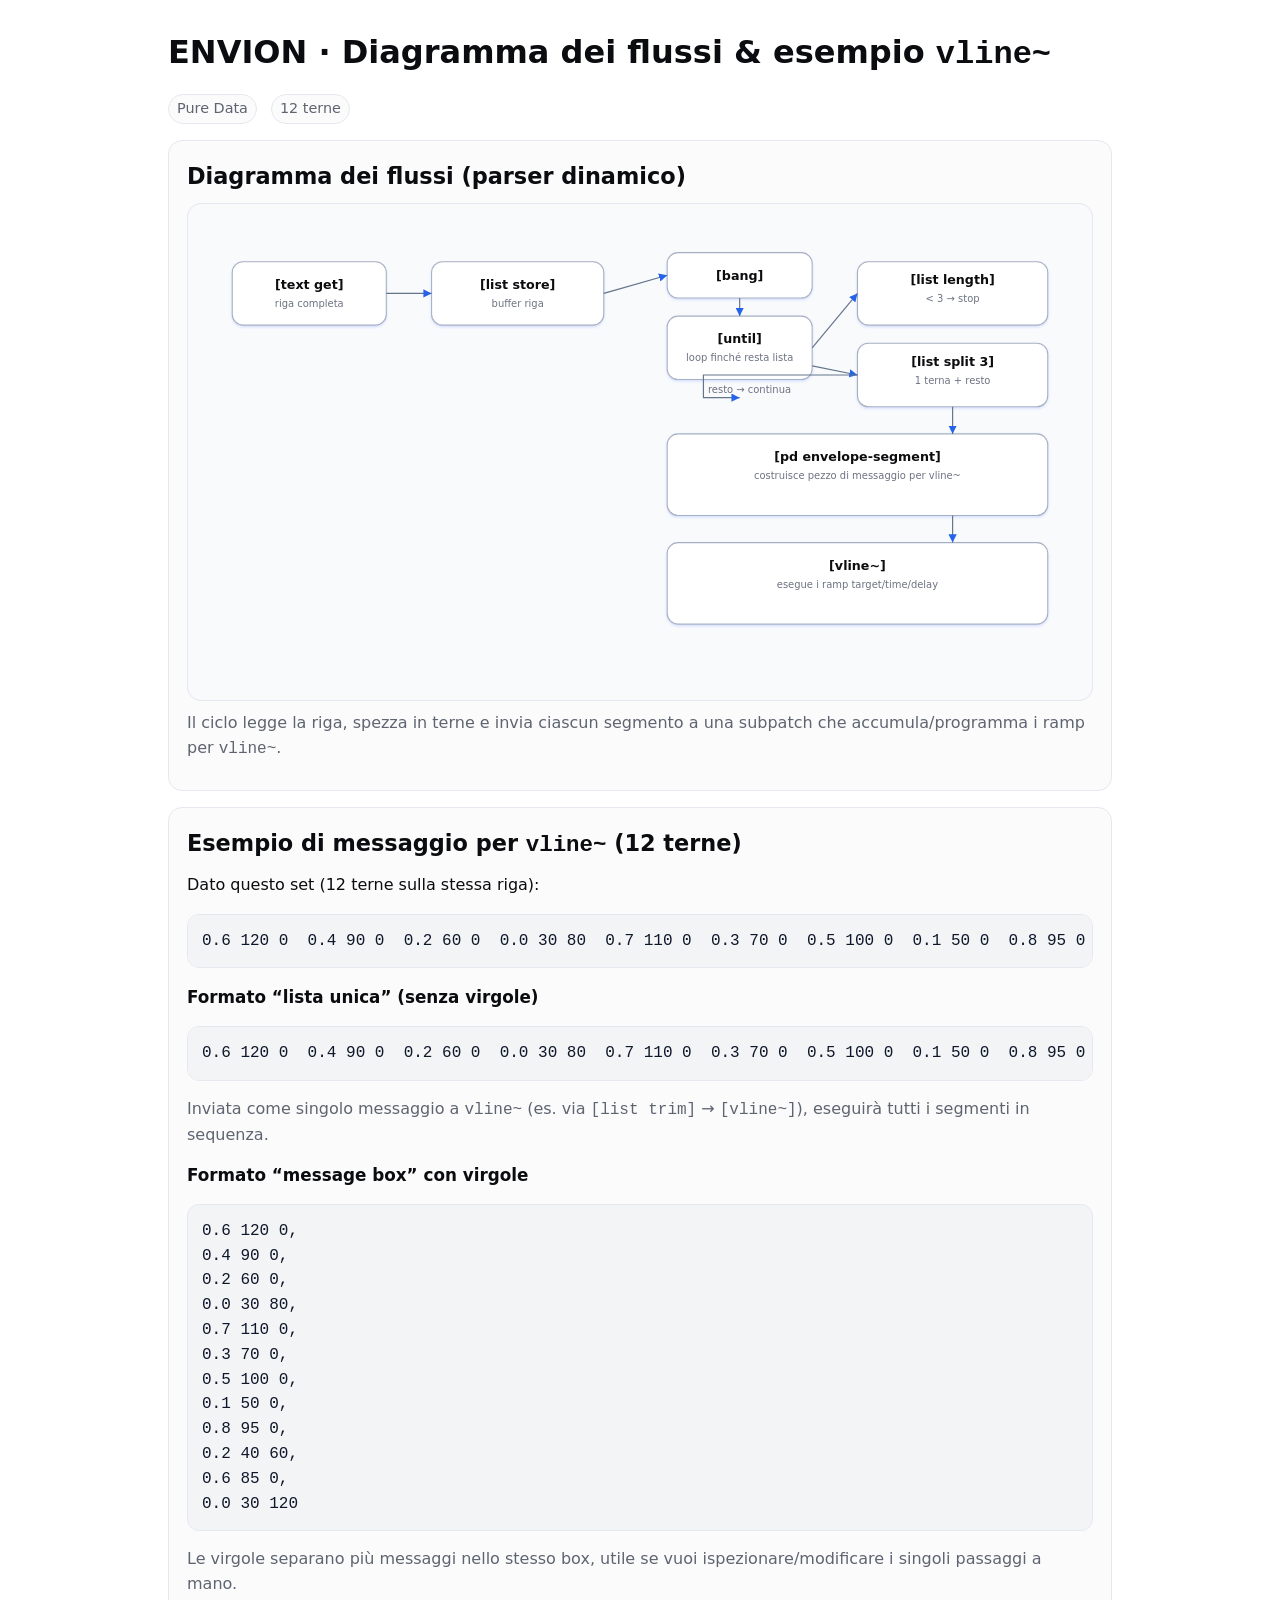
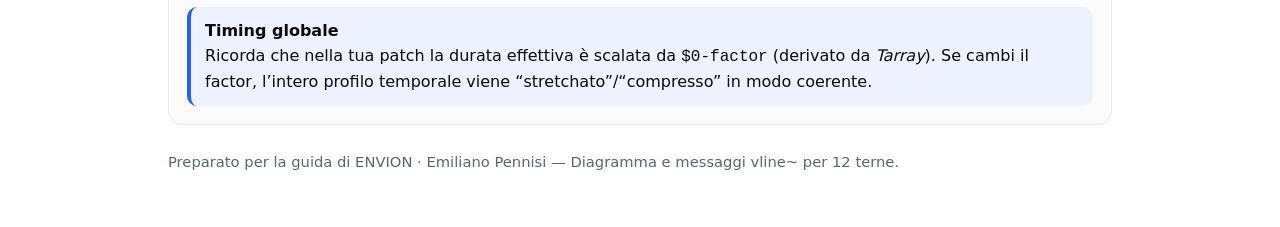
<file: html-guide/envion_faq_12terne_diagramma_vline.html>
<!DOCTYPE html>
<html lang="it">
<head>
<meta charset="utf-8" />
<meta name="viewport" content="width=device-width, initial-scale=1" />
<title>ENVION · FAQ — Diagramma flussi &amp; esempio vline~ (12 terne)</title>
<style>
  :root{
    --bg:#ffffff;
    --fg:#0b0c0f;
    --muted:#5e6470;
    --accent:#2563eb;
    --card:#fbfbfc;
    --code:#0f172a;
    --code-bg:#f3f4f6;
    --border:#e6e8ef;
  }
  *{box-sizing:border-box}
  html,body{margin:0;padding:0;background:var(--bg);color:var(--fg);font-family:system-ui,-apple-system,Segoe UI,Roboto,Inter,Helvetica,Arial,sans-serif;line-height:1.55}
  a{color:var(--accent);text-decoration:none}
  a:hover{text-decoration:underline}
  .wrap{max-width:980px;margin:0 auto;padding:28px 18px 60px}
  header{display:flex;gap:14px;align-items:baseline;flex-wrap:wrap;margin-bottom:10px}
  header h1{font-size:clamp(1.4rem,3vw,2rem);margin:0}
  header .tag{font-size:.9rem;color:var(--muted);padding:.18rem .5rem;border:1px solid var(--border);border-radius:999px;background:var(--card)}
  .card{background:var(--card);border:1px solid var(--border);border-radius:14px;padding:18px;margin:16px 0}
  h2{font-size:clamp(1.1rem,2.4vw,1.4rem);margin:0 0 10px}
  h3{font-size:1.05rem;margin:14px 0 6px}
  p{margin:10px 0}
  .muted{color:var(--muted)}
  pre, code{font-family:ui-monospace,SFMono-Regular,Menlo,Monaco,Consolas,monospace}
  pre{background:var(--code-bg);color:var(--code);border:1px solid var(--border);padding:14px;border-radius:12px;overflow:auto;border-radius:12px}
  .svg-wrap{display:flex;justify-content:center;align-items:center;padding:8px;background:#f8fafc;border:1px solid var(--border);border-radius:14px;overflow:auto}
  .note{border-left:4px solid var(--accent);padding:12px 14px;background:#eef2ff;border-radius:10px;margin-top:10px}
  footer{margin-top:26px;font-size:.92rem;color:var(--muted)}
</style>
</head>
<body>
  <div class="wrap">
    <header>
      <h1>ENVION · Diagramma dei flussi &amp; esempio <code>vline~</code></h1>
      <span class="tag">Pure Data</span>
      <span class="tag">12 terne</span>
    </header>

    <div class="card">
      <h2>Diagramma dei flussi (parser dinamico)</h2>
      <div class="svg-wrap">
        <svg width="980" height="480" viewBox="0 0 980 480" xmlns="http://www.w3.org/2000/svg" role="img" aria-label="Diagramma flussi ENVION">
          <defs>
            <style>
              .box{fill:#ffffff;stroke:#a7b0c2;stroke-width:1.2}
              .title{font:600 14px system-ui, -apple-system, Segoe UI, Roboto, Inter, Helvetica, Arial, sans-serif;fill:#0b0c0f}
              .label{font:500 12px system-ui, -apple-system, Segoe UI, Roboto, Inter, Helvetica, Arial, sans-serif;fill:#374151}
              .small{font:500 11px system-ui, -apple-system, Segoe UI, Roboto, Inter, Helvetica, Arial, sans-serif;fill:#6b7280}
              .arrow{stroke:#64748b;stroke-width:1.3;marker-end:url(#arrow)}
              .accent{fill:#2563eb}
            </style>
            <marker id="arrow" viewBox="0 0 10 10" refX="10" refY="5" markerWidth="7" markerHeight="7" orient="auto-start-reverse">
              <path d="M 0 0 L 10 5 L 0 10 z" class="accent" />
            </marker>
            <filter id="shadow" x="-20%" y="-20%" width="140%" height="140%">
              <feDropShadow dx="0" dy="1.5" stdDeviation="1.2" flood-color="#c7d2fe" flood-opacity="0.7"/>
            </filter>
          </defs>

          <!-- Nodes -->
          <g filter="url(#shadow)">
            <rect x="40" y="30"  width="170" height="70" rx="12" class="box"/>
            <text x="125" y="60" text-anchor="middle" class="title">[text get]</text>
            <text x="125" y="80" text-anchor="middle" class="small">riga completa</text>

            <rect x="260" y="30" width="190" height="70" rx="12" class="box"/>
            <text x="355" y="60" text-anchor="middle" class="title">[list store]</text>
            <text x="355" y="80" text-anchor="middle" class="small">buffer riga</text>

            <rect x="520" y="20" width="160" height="50" rx="12" class="box"/>
            <text x="600" y="50" text-anchor="middle" class="title">[bang]</text>

            <rect x="520" y="90" width="160" height="70" rx="12" class="box"/>
            <text x="600" y="120" text-anchor="middle" class="title">[until]</text>
            <text x="600" y="140" text-anchor="middle" class="small">loop finché resta lista</text>

            <rect x="730" y="30" width="210" height="70" rx="12" class="box"/>
            <text x="835" y="55" text-anchor="middle" class="title">[list length]</text>
            <text x="835" y="75" text-anchor="middle" class="small">&lt; 3 → stop</text>

            <rect x="730" y="120" width="210" height="70" rx="12" class="box"/>
            <text x="835" y="145" text-anchor="middle" class="title">[list split 3]</text>
            <text x="835" y="165" text-anchor="middle" class="small">1 terna + resto</text>

            <rect x="520" y="220" width="420" height="90" rx="12" class="box"/>
            <text x="730" y="250" text-anchor="middle" class="title">[pd envelope-segment]</text>
            <text x="730" y="270" text-anchor="middle" class="small">costruisce pezzo di messaggio per vline~</text>

            <rect x="520" y="340" width="420" height="90" rx="12" class="box"/>
            <text x="730" y="370" text-anchor="middle" class="title">[vline~]</text>
            <text x="730" y="390" text-anchor="middle" class="small">esegue i ramp target/time/delay</text>
          </g>

          <!-- Arrows -->
          <line x1="210" y1="65" x2="260" y2="65" class="arrow"/>
          <line x1="450" y1="65" x2="520" y2="45" class="arrow"/>
          <line x1="600" y1="70" x2="600" y2="90" class="arrow"/>
          <line x1="680" y1="125" x2="730" y2="65" class="arrow"/>
          <line x1="680" y1="145" x2="730" y2="155" class="arrow"/>
          <line x1="835" y1="190" x2="835" y2="220" class="arrow"/>
          <line x1="835" y1="310" x2="835" y2="340" class="arrow"/>

          <!-- Loopback arrow from list split remainder to until -->
          <path d="M 730 155 H 560 V 180 H 600" fill="none" class="arrow"/>
          <text x="565" y="175" class="small">resto → continua</text>
        </svg>
      </div>
      <p class="muted">Il ciclo legge la riga, spezza in terne e invia ciascun segmento a una subpatch che accumula/programma i ramp per <code>vline~</code>.</p>
    </div>

    <div class="card">
      <h2>Esempio di messaggio per <code>vline~</code> (12 terne)</h2>
      <p>Dato questo set (12 terne sulla stessa riga):</p>
      <pre><code>0.6 120 0  0.4 90 0  0.2 60 0  0.0 30 80  0.7 110 0  0.3 70 0  0.5 100 0  0.1 50 0  0.8 95 0  0.2 40 60  0.6 85 0  0.0 30 120;</code></pre>

      <h3>Formato “lista unica” (senza virgole)</h3>
      <pre><code>0.6 120 0  0.4 90 0  0.2 60 0  0.0 30 80  0.7 110 0  0.3 70 0  0.5 100 0  0.1 50 0  0.8 95 0  0.2 40 60  0.6 85 0  0.0 30 120</code></pre>
      <p class="muted">Inviata come singolo messaggio a <code>vline~</code> (es. via <code>[list trim]</code> → <code>[vline~]</code>), eseguirà tutti i segmenti in sequenza.</p>

      <h3>Formato “message box” con virgole</h3>
      <pre><code>0.6 120 0,
0.4 90 0,
0.2 60 0,
0.0 30 80,
0.7 110 0,
0.3 70 0,
0.5 100 0,
0.1 50 0,
0.8 95 0,
0.2 40 60,
0.6 85 0,
0.0 30 120</code></pre>
      <p class="muted">Le virgole separano più messaggi nello stesso box, utile se vuoi ispezionare/modificare i singoli passaggi a mano.</p>

      <div class="note">
        <strong>Timing globale</strong><br/>
        Ricorda che nella tua patch la durata effettiva è scalata da <code>$0-factor</code> (derivato da <em>Tarray</em>). Se cambi il factor, l’intero profilo temporale viene “stretchato”/“compresso” in modo coerente.
      </div>
    </div>

    <footer>
      Preparato per la guida di ENVION · Emiliano Pennisi — Diagramma e messaggi vline~ per 12 terne.
    </footer>
  </div>
</body>
</html>
</file>
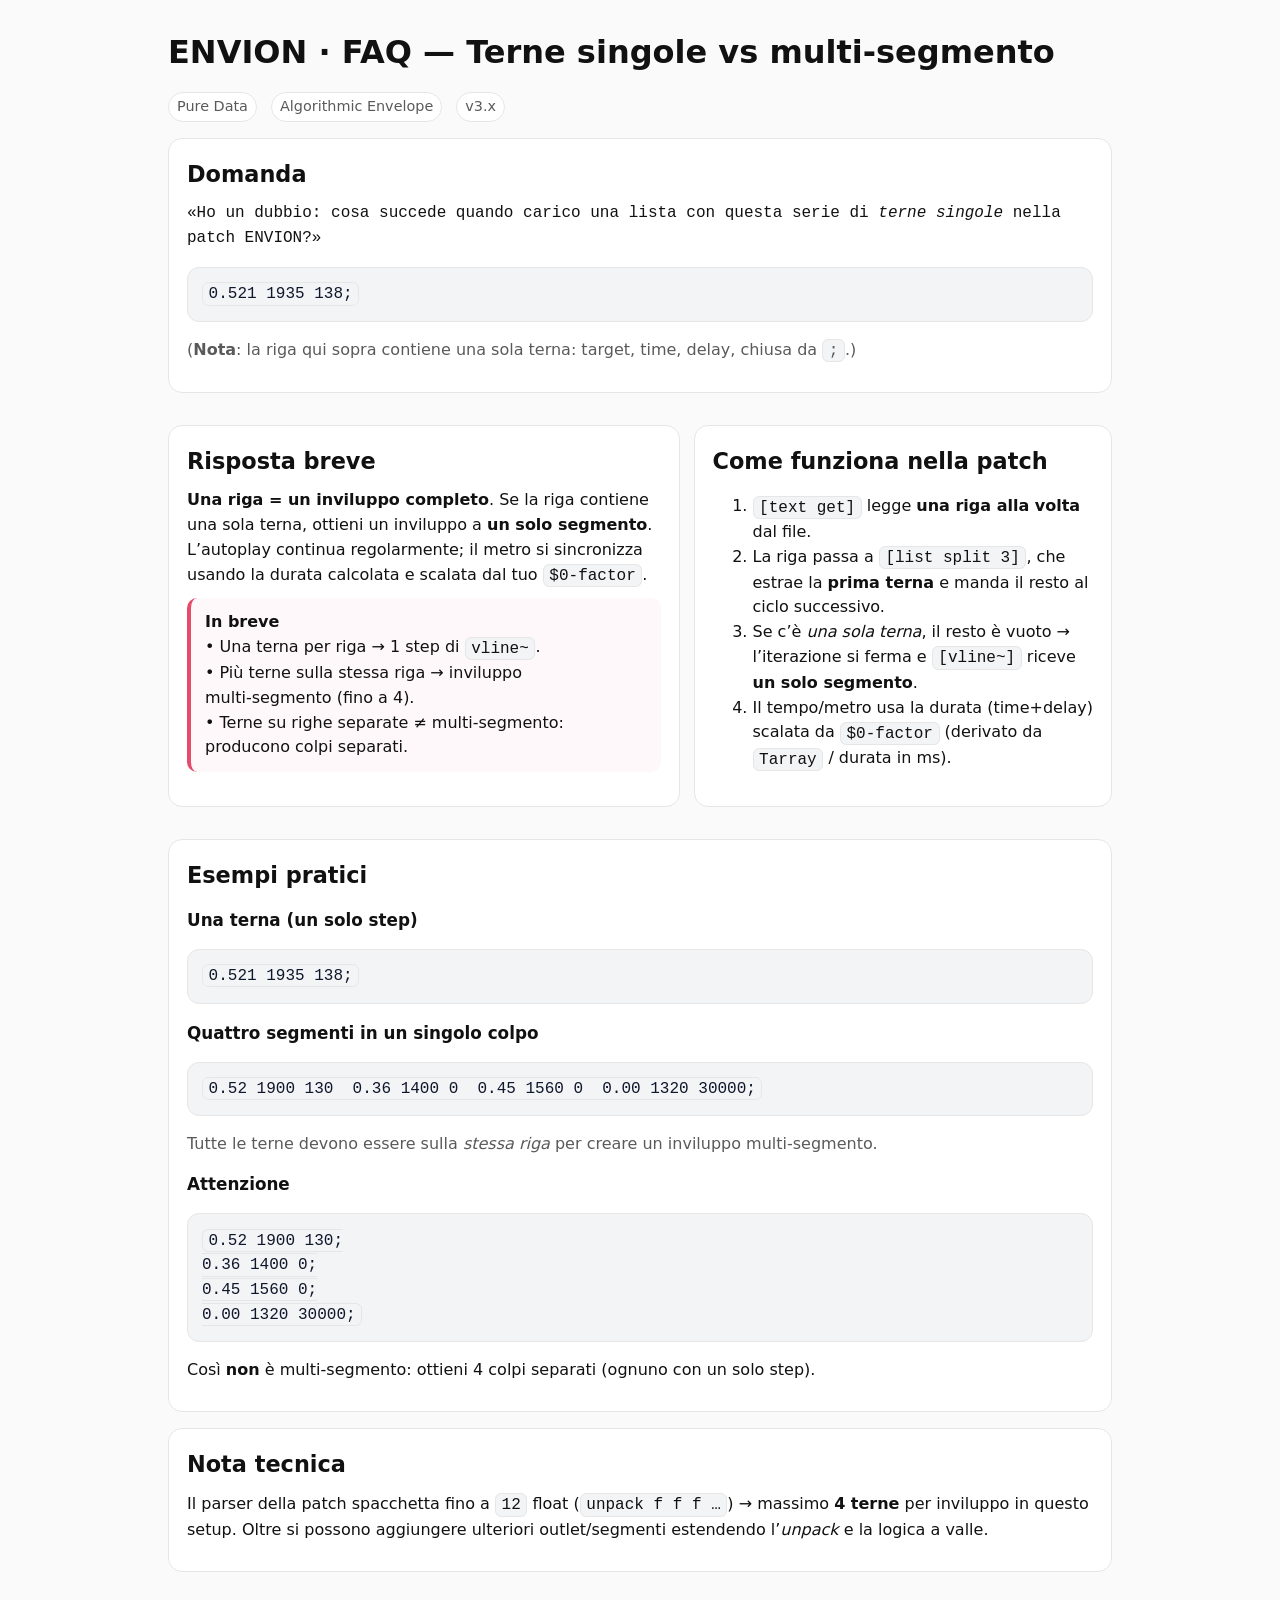
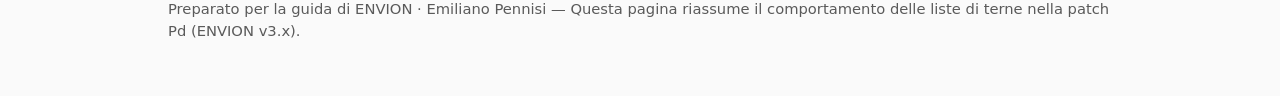
<file: html-guide/envion_faq_terne.html>
<!DOCTYPE html>
<html lang="it">
<head>
<meta charset="utf-8" />
<meta name="viewport" content="width=device-width, initial-scale=1" />
<title>ENVION · FAQ — Terne singole vs multi‑segmento (Pure Data)</title>
<style>
  :root{
    --bg:#fafafa;
    --fg:#111;
    --muted:#5a5a5a;
    --accent:#e64b6a;
    --card:#ffffff;
    --code:#0f172a;
    --code-bg:#f3f4f6;
    --border:#e6e6e6;
  }
  *{box-sizing:border-box}
  html,body{margin:0;padding:0;background:var(--bg);color:var(--fg);font-family:system-ui,-apple-system,Segoe UI,Roboto,Inter,Helvetica,Arial,sans-serif;line-height:1.55}
  a{color:var(--accent);text-decoration:none}
  a:hover{text-decoration:underline}
  .wrap{max-width:980px;margin:0 auto;padding:28px 18px 60px}
  header{display:flex;gap:14px;align-items:baseline;flex-wrap:wrap;margin-bottom:10px}
  header h1{font-size:clamp(1.4rem,3vw,2rem);margin:0}
  header .tag{font-size:.9rem;color:var(--muted);padding:.18rem .5rem;border:1px solid var(--border);border-radius:999px;background:var(--card)}
  .card{background:var(--card);border:1px solid var(--border);border-radius:14px;padding:18px;margin:16px 0}
  h2{font-size:clamp(1.1rem,2.4vw,1.4rem);margin:0 0 10px}
  h3{font-size:1.05rem;margin:14px 0 6px}
  p{margin:10px 0}
  .muted{color:var(--muted)}
  .kbd{font-family:ui-monospace,SFMono-Regular,Menlo,Monaco,Consolas,monospace}
  pre, code{font-family:ui-monospace,SFMono-Regular,Menlo,Monaco,Consolas,monospace}
  pre{background:var(--code-bg);color:var(--code);border:1px solid var(--border);padding:14px;border-radius:12px;overflow:auto}
  code{background:var(--code-bg);border:1px solid var(--border);padding:.1rem .35rem;border-radius:.4rem}
  .callout{border-left:4px solid var(--accent);padding:12px 14px;background:#fff8fa;border-radius:10px;margin-top:10px}
  .grid{display:grid;grid-template-columns:1fr;gap:14px}
  @media (min-width:780px){
    .grid{grid-template-columns:1.1fr .9fr}
  }
  footer{margin-top:26px;font-size:.92rem;color:var(--muted)}
</style>
</head>
<body>
  <div class="wrap">
    <header>
      <h1>ENVION · FAQ — Terne singole vs multi‑segmento</h1>
      <span class="tag">Pure Data</span>
      <span class="tag">Algorithmic Envelope</span>
      <span class="tag">v3.x</span>
    </header>

    <div class="card">
      <h2>Domanda</h2>
      <p class="kbd">«Ho un dubbio: cosa succede quando carico una lista con questa serie di <em>terne singole</em> nella patch ENVION?»</p>
      <pre><code>0.521 1935 138;</code></pre>
      <p class="muted">(<strong>Nota</strong>: la riga qui sopra contiene una sola terna: target, time, delay, chiusa da <code>;</code>.)</p>
    </div>

    <div class="grid">
      <div class="card">
        <h2>Risposta breve</h2>
        <p><strong>Una riga = un inviluppo completo</strong>. Se la riga contiene una sola terna, ottieni un inviluppo a <strong>un solo segmento</strong>. L’autoplay continua regolarmente; il metro si sincronizza usando la durata calcolata e scalata dal tuo <code>$0-factor</code>.</p>
        <div class="callout">
          <strong>In breve</strong><br/>
          • Una terna per riga → 1 step di <code>vline~</code>.<br/>
          • Più terne sulla stessa riga → inviluppo multi‑segmento (fino a 4).<br/>
          • Terne su righe separate ≠ multi‑segmento: producono colpi separati.
        </div>
      </div>

      <div class="card">
        <h2>Come funziona nella patch</h2>
        <ol>
          <li><code>[text get]</code> legge <strong>una riga alla volta</strong> dal file.</li>
          <li>La riga passa a <code>[list split 3]</code>, che estrae la <strong>prima terna</strong> e manda il resto al ciclo successivo.</li>
          <li>Se c’è <em>una sola terna</em>, il resto è vuoto → l’iterazione si ferma e <code>[vline~]</code> riceve <strong>un solo segmento</strong>.</li>
          <li>Il tempo/metro usa la durata (time+delay) scalata da <code>$0-factor</code> (derivato da <code>Tarray</code> / durata in ms).</li>
        </ol>
      </div>
    </div>

    <div class="card">
      <h2>Esempi pratici</h2>
      <h3>Una terna (un solo step)</h3>
      <pre><code>0.521 1935 138;</code></pre>

      <h3>Quattro segmenti in un singolo colpo</h3>
      <pre><code>0.52 1900 130  0.36 1400 0  0.45 1560 0  0.00 1320 30000;</code></pre>
      <p class="muted">Tutte le terne devono essere sulla <em>stessa riga</em> per creare un inviluppo multi‑segmento.</p>

      <h3>Attenzione</h3>
      <pre><code>0.52 1900 130;
0.36 1400 0;
0.45 1560 0;
0.00 1320 30000;</code></pre>
      <p>Così <strong>non</strong> è multi‑segmento: ottieni 4 colpi separati (ognuno con un solo step).</p>
    </div>

    <div class="card">
      <h2>Nota tecnica</h2>
      <p>Il parser della patch spacchetta fino a <code>12</code> float (<code>unpack f f f …</code>) → massimo <strong>4 terne</strong> per inviluppo in questo setup. Oltre si possono aggiungere ulteriori outlet/segmenti estendendo l’<em>unpack</em> e la logica a valle.</p>
    </div>

    <footer>
      Preparato per la guida di ENVION · Emiliano Pennisi — Questa pagina riassume il comportamento delle liste di terne nella patch Pd (ENVION v3.x).
    </footer>
  </div>
</body>
</html>
</file>
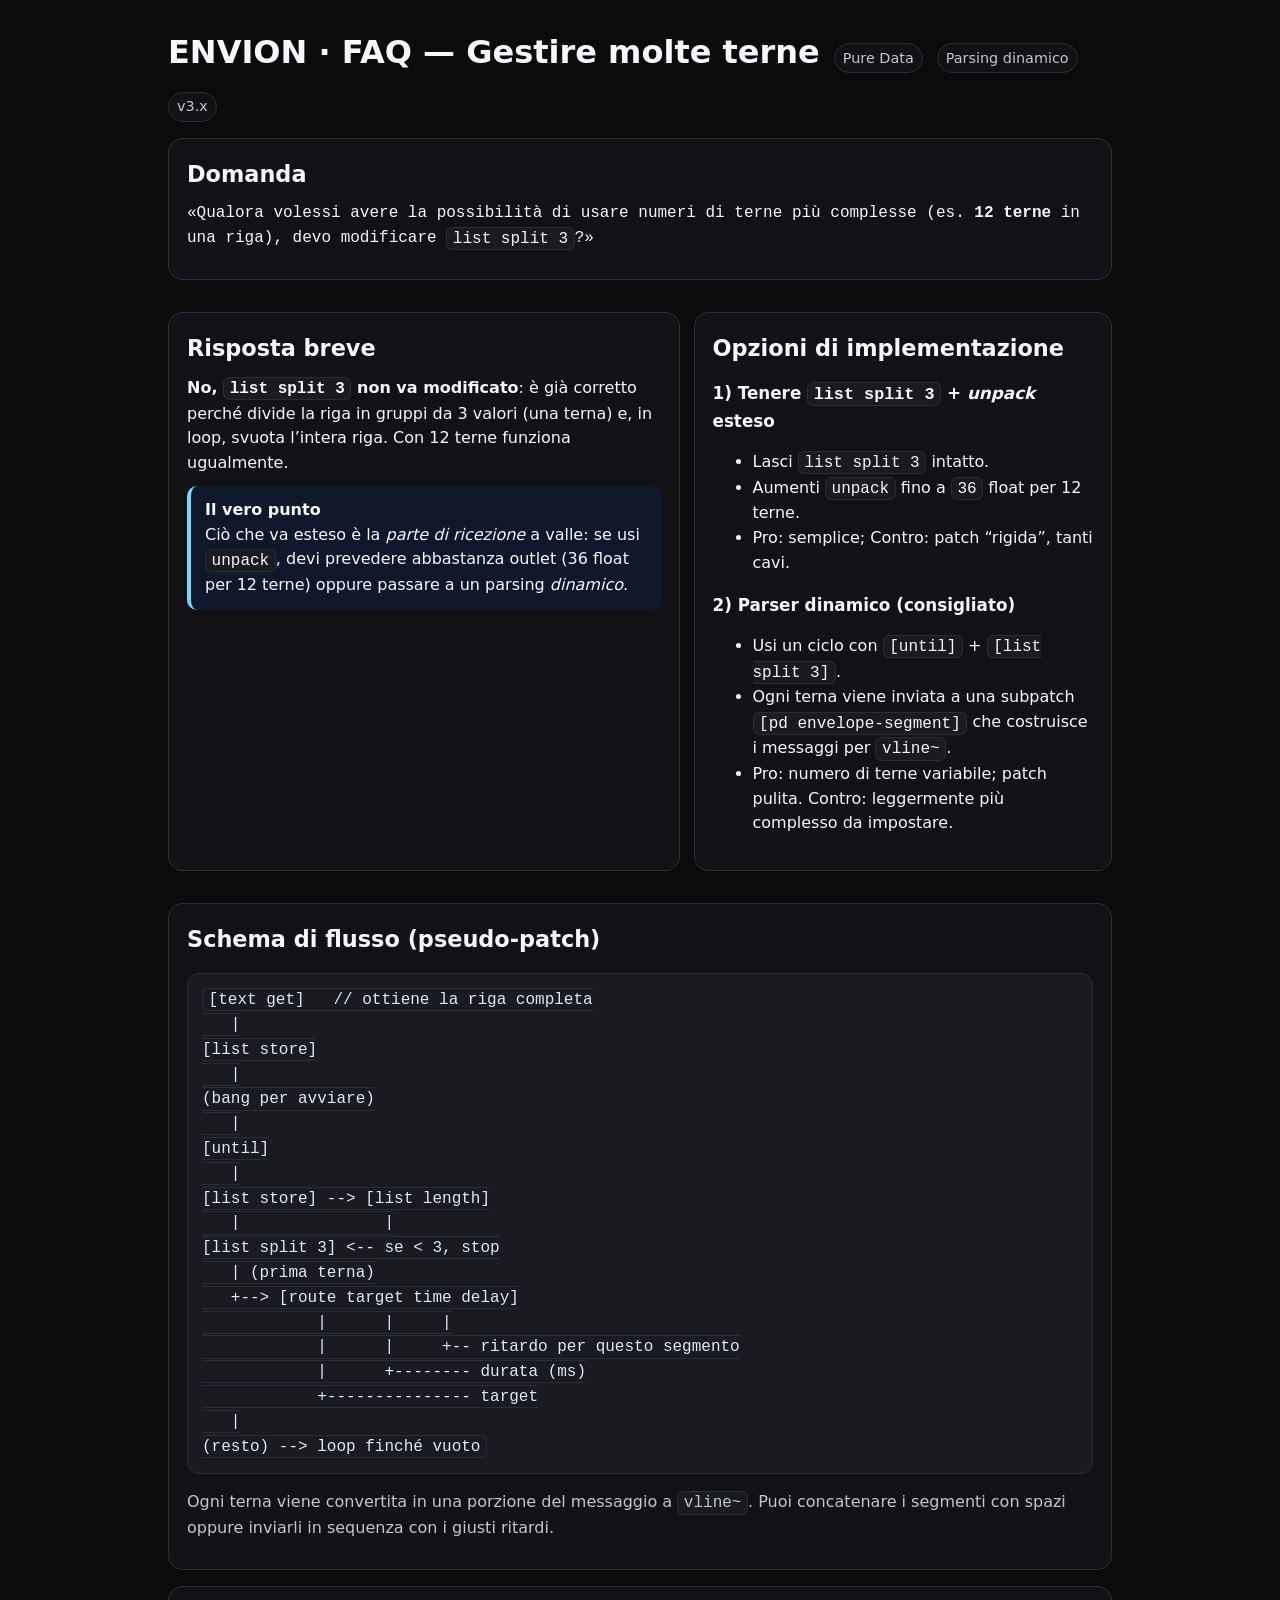
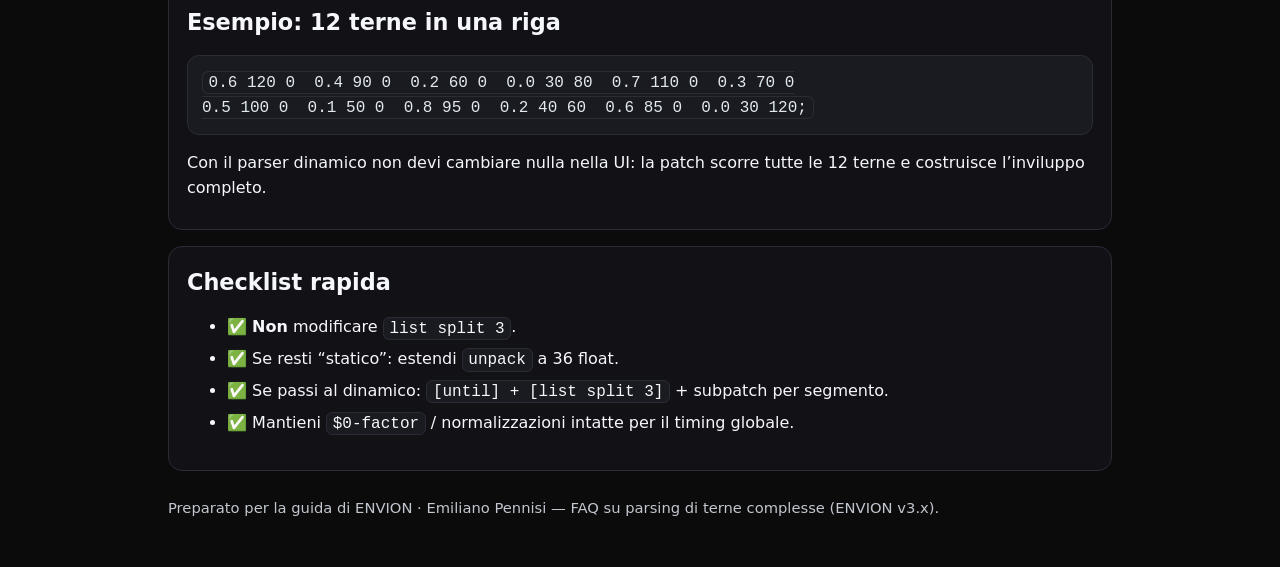
<file: html-guide/envion_faq_terne_dinamiche.html>
<!DOCTYPE html>
<html lang="it">
<head>
<meta charset="utf-8" />
<meta name="viewport" content="width=device-width, initial-scale=1" />
<title>ENVION · FAQ — Gestire molte terne (dinamiche vs statiche)</title>
<style>
  :root{
    --bg:#0b0b0c;
    --fg:#f5f7fa;
    --muted:#c2c6ce;
    --accent:#7dd3fc;
    --card:#121216;
    --code:#e2e8f0;
    --code-bg:#1a1b20;
    --border:#2a2c36;
  }
  *{box-sizing:border-box}
  html,body{margin:0;padding:0;background:var(--bg);color:var(--fg);font-family:system-ui,-apple-system,Segoe UI,Roboto,Inter,Helvetica,Arial,sans-serif;line-height:1.55}
  a{color:var(--accent);text-decoration:none}
  a:hover{text-decoration:underline}
  .wrap{max-width:980px;margin:0 auto;padding:28px 18px 60px}
  header{display:flex;gap:14px;align-items:baseline;flex-wrap:wrap;margin-bottom:10px}
  header h1{font-size:clamp(1.4rem,3vw,2rem);margin:0}
  header .tag{font-size:.9rem;color:var(--muted);padding:.18rem .5rem;border:1px solid var(--border);border-radius:999px;background:var(--card)}
  .card{background:var(--card);border:1px solid var(--border);border-radius:14px;padding:18px;margin:16px 0}
  h2{font-size:clamp(1.1rem,2.4vw,1.4rem);margin:0 0 10px}
  h3{font-size:1.05rem;margin:14px 0 6px}
  p{margin:10px 0}
  .muted{color:var(--muted)}
  .kbd{font-family:ui-monospace,SFMono-Regular,Menlo,Monaco,Consolas,monospace}
  pre, code{font-family:ui-monospace,SFMono-Regular,Menlo,Monaco,Consolas,monospace}
  pre{background:var(--code-bg);color:var(--code);border:1px solid var(--border);padding:14px;border-radius:12px;overflow:auto}
  code{background:var(--code-bg);border:1px solid var(--border);padding:.1rem .35rem;border-radius:.4rem}
  .callout{border-left:4px solid var(--accent);padding:12px 14px;background:#0f172a;border-radius:10px;margin-top:10px}
  .grid{display:grid;grid-template-columns:1fr;gap:14px}
  @media (min-width:780px){
    .grid{grid-template-columns:1.1fr .9fr}
  }
  .checklist li{margin:6px 0}
  footer{margin-top:26px;font-size:.92rem;color:var(--muted)}
</style>
</head>
<body>
  <div class="wrap">
    <header>
      <h1>ENVION · FAQ — Gestire molte terne</h1>
      <span class="tag">Pure Data</span>
      <span class="tag">Parsing dinamico</span>
      <span class="tag">v3.x</span>
    </header>

    <div class="card">
      <h2>Domanda</h2>
      <p class="kbd">«Qualora volessi avere la possibilità di usare numeri di terne più complesse (es. <strong>12 terne</strong> in una riga), devo modificare <code>list split 3</code>?»</p>
    </div>

    <div class="grid">
      <div class="card">
        <h2>Risposta breve</h2>
        <p><strong>No, <code>list split 3</code> non va modificato</strong>: è già corretto perché divide la riga in gruppi da 3 valori (una terna) e, in loop, svuota l’intera riga. Con 12 terne funziona ugualmente.</p>
        <div class="callout">
          <strong>Il vero punto</strong><br/>
          Ciò che va esteso è la <em>parte di ricezione</em> a valle: se usi <code>unpack</code>, devi prevedere abbastanza outlet (36 float per 12 terne) oppure passare a un parsing <em>dinamico</em>.
        </div>
      </div>

      <div class="card">
        <h2>Opzioni di implementazione</h2>
        <h3>1) Tenere <code>list split 3</code> + <em>unpack</em> esteso</h3>
        <ul>
          <li>Lasci <code>list split 3</code> intatto.</li>
          <li>Aumenti <code>unpack</code> fino a <code>36</code> float per 12 terne.</li>
          <li>Pro: semplice; Contro: patch “rigida”, tanti cavi.</li>
        </ul>
        <h3>2) Parser dinamico (consigliato)</h3>
        <ul>
          <li>Usi un ciclo con <code>[until]</code> + <code>[list split 3]</code>.</li>
          <li>Ogni terna viene inviata a una subpatch <code>[pd envelope-segment]</code> che costruisce i messaggi per <code>vline~</code>.</li>
          <li>Pro: numero di terne variabile; patch pulita. Contro: leggermente più complesso da impostare.</li>
        </ul>
      </div>
    </div>

    <div class="card">
      <h2>Schema di flusso (pseudo‑patch)</h2>
      <pre><code>[text get]   // ottiene la riga completa
   |
[list store]
   |
(bang per avviare)
   |
[until]
   |
[list store] --&gt; [list length]
   |               |
[list split 3] &lt;-- se &lt; 3, stop
   | (prima terna)
   +--&gt; [route target time delay]
            |      |     |
            |      |     +-- ritardo per questo segmento
            |      +-------- durata (ms)
            +--------------- target
   |
(resto) --&gt; loop finché vuoto
</code></pre>
      <p class="muted">Ogni terna viene convertita in una porzione del messaggio a <code>vline~</code>. Puoi concatenare i segmenti con spazi oppure inviarli in sequenza con i giusti ritardi.</p>
    </div>

    <div class="card">
      <h2>Esempio: 12 terne in una riga</h2>
      <pre><code>0.6 120 0  0.4 90 0  0.2 60 0  0.0 30 80  0.7 110 0  0.3 70 0
0.5 100 0  0.1 50 0  0.8 95 0  0.2 40 60  0.6 85 0  0.0 30 120;</code></pre>
      <p>Con il parser dinamico non devi cambiare nulla nella UI: la patch scorre tutte le 12 terne e costruisce l’inviluppo completo.</p>
    </div>

    <div class="card">
      <h2>Checklist rapida</h2>
      <ul class="checklist">
        <li>✅ <strong>Non</strong> modificare <code>list split 3</code>.</li>
        <li>✅ Se resti “statico”: estendi <code>unpack</code> a 36 float.</li>
        <li>✅ Se passi al dinamico: <code>[until] + [list split 3]</code> + subpatch per segmento.</li>
        <li>✅ Mantieni <code>$0-factor</code> / normalizzazioni intatte per il timing globale.</li>
      </ul>
    </div>

    <footer>
      Preparato per la guida di ENVION · Emiliano Pennisi — FAQ su parsing di terne complesse (ENVION v3.x).
    </footer>
  </div>
</body>
</html>
</file>
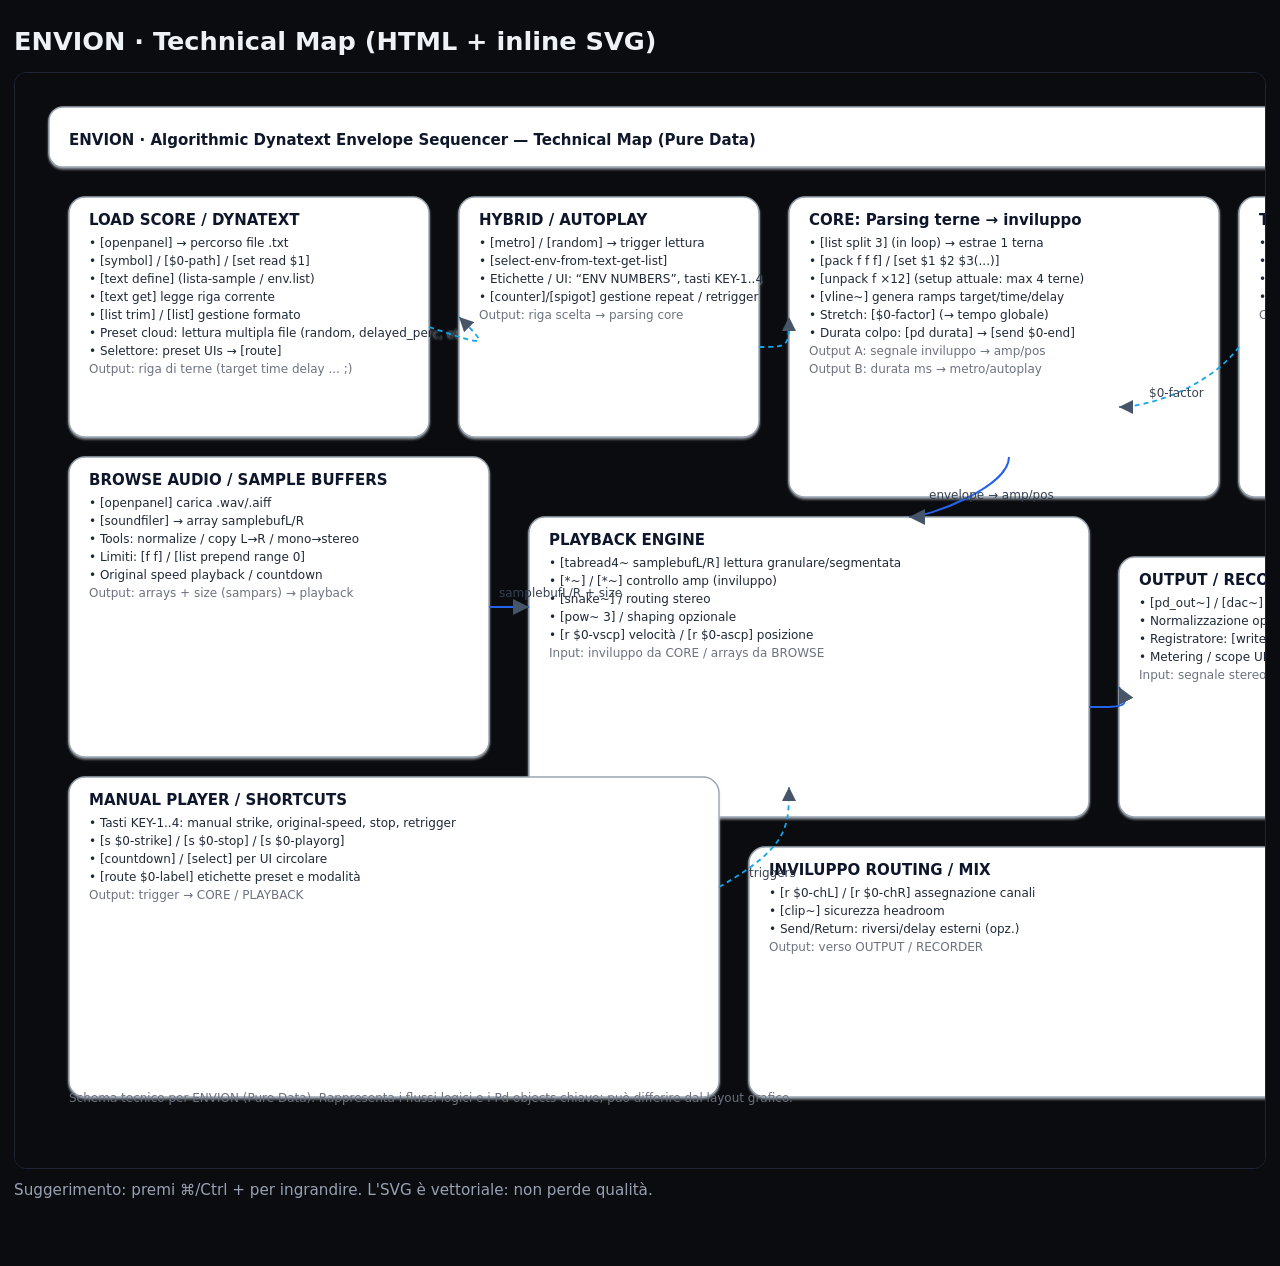
<file: html-guide/envion_patch_map_technical.html>
<!DOCTYPE html>
<html lang='it'>
<head>
<meta charset='utf-8'>
<meta name='viewport' content='width=device-width, initial-scale=1'>
<title>ENVION · Technical Map (HTML + inline SVG)</title>
<style>
  :root{
    --bg:#0b0c0f; --fg:#eef2f7; --card:#0f1115; --border:#1e2633; --muted:#98a1b3;
  }
  *{box-sizing:border-box}
  body{margin:0;background:var(--bg);color:var(--fg);font-family:system-ui,-apple-system,Segoe UI,Roboto,Inter,Helvetica,Arial,sans-serif;line-height:1.55}
  .wrap{max-width:1700px;margin:0 auto;padding:22px 14px 48px}
  header{display:flex;align-items:baseline;gap:12px;flex-wrap:wrap;margin:0 0 8px}
  header h1{font-size:clamp(1.2rem,2.6vw,1.6rem);margin:0}
  .card{background:var(--card);border:1px solid var(--border);border-radius:12px;padding:14px;margin:10px 0}
  .svg-holder{overflow:auto;border:1px solid var(--border);border-radius:12px;background:#0b0c0f}
  .tip{color:var(--muted);font-size:.95rem;margin-top:8px}
</style>
</head>
<body>
  <div class="wrap">
    <header>
      <h1>ENVION · Technical Map (HTML + inline SVG)</h1>
    </header>
    <div class="card svg-holder">
      <svg xmlns="http://www.w3.org/2000/svg" width="1600" height="1060" viewBox="0 0 1600 1060">
  <defs>
    <style>
      .box{fill:#ffffff;stroke:#9aa5b1;stroke-width:1.4}
      .title{font:700 15px 'Inter',system-ui,-apple-system,Segoe UI,Roboto,Helvetica,Arial,sans-serif;fill:#0f172a}
      .item{font:500 12px 'Inter',system-ui,-apple-system,Segoe UI,Roboto,Helvetica,Arial,sans-serif;fill:#1f2937}
      .muted{fill:#6b7280;font:500 12px 'Inter',system-ui}
      .wire{stroke:#475569;stroke-width:1.6;fill:none;marker-end:url(#arrow)}
      .sig{stroke:#2563eb;stroke-width:2;fill:none;marker-end:url(#arrow)}
      .data{stroke:#0ea5e9;stroke-width:1.8;fill:none;stroke-dasharray:5 4;marker-end:url(#arrow)}
      .note{font:500 12px 'Inter',system-ui;fill:#374151}
      .badge{fill:#111827;stroke:#111827}
      .badgeText{font:700 11px 'Inter',system-ui;fill:#ffffff}
    </style>
    <marker id="arrow" viewBox="0 0 10 10" refX="10" refY="5" markerWidth="8" markerHeight="8" orient="auto-start-reverse">
      <path d="M 0 0 L 10 5 L 0 10 z" fill="#475569"/>
    </marker>
    <filter id="soft" x="-20%" y="-20%" width="140%" height="140%">
      <feDropShadow dx="0" dy="1.6" stdDeviation="1.2" flood-color="#cbd5e1" flood-opacity="0.7"/>
    </filter>
  </defs>

  <!-- Header -->
  <g>
    <rect x="20" y="20" width="1560" height="60" rx="14" class="box" filter="url(#soft)"/>
    <text x="40" y="58" class="title">ENVION · Algorithmic Dynatext Envelope Sequencer — Technical Map (Pure Data)</text>
    <rect x="1380" y="36" width="180" height="28" rx="6" class="badge"/>
    <text x="1470" y="55" text-anchor="middle" class="badgeText">Versione 3.x</text>
  </g>

  <!-- Modules -->
  <!-- LOAD SCORE -->
  <g filter="url(#soft)">
    <rect x="40" y="110" width="360" height="240" rx="16" class="box"/>
    <text x="60" y="138" class="title">LOAD SCORE / DYNATEXT</text>
    <text x="60" y="160" class="item">• [openpanel] → percorso file .txt</text>
    <text x="60" y="178" class="item">• [symbol] / [$0-path] / [set read $1]</text>
    <text x="60" y="196" class="item">• [text define] (lista-sample / env.list)</text>
    <text x="60" y="214" class="item">• [text get] legge riga corrente</text>
    <text x="60" y="232" class="item">• [list trim] / [list] gestione formato</text>
    <text x="60" y="250" class="item">• Preset cloud: lettura multipla file (random, delayed_perc, etc.)</text>
    <text x="60" y="268" class="item">• Selettore: preset UIs → [route]</text>
    <text x="60" y="286" class="muted">Output: riga di terne (target time delay ... ;)</text>
  </g>

  <!-- HYBRID / AUTOPLAY -->
  <g filter="url(#soft)">
    <rect x="430" y="110" width="300" height="240" rx="16" class="box"/>
    <text x="450" y="138" class="title">HYBRID / AUTOPLAY</text>
    <text x="450" y="160" class="item">• [metro] / [random] → trigger lettura</text>
    <text x="450" y="178" class="item">• [select-env-from-text-get-list]</text>
    <text x="450" y="196" class="item">• Etichette / UI: “ENV NUMBERS”, tasti KEY-1..4</text>
    <text x="450" y="214" class="item">• [counter]/[spigot] gestione repeat / retrigger</text>
    <text x="450" y="232" class="muted">Output: riga scelta → parsing core</text>
  </g>

  <!-- CORE PARSER -->
  <g filter="url(#soft)">
    <rect x="760" y="110" width="430" height="300" rx="16" class="box"/>
    <text x="780" y="138" class="title">CORE: Parsing terne → inviluppo</text>
    <text x="780" y="160" class="item">• [list split 3] (in loop) → estrae 1 terna</text>
    <text x="780" y="178" class="item">• [pack f f f] / [set $1 $2 $3(...)]</text>
    <text x="780" y="196" class="item">• [unpack f ×12] (setup attuale: max 4 terne)</text>
    <text x="780" y="214" class="item">• [vline~] genera ramps target/time/delay</text>
    <text x="780" y="232" class="item">• Stretch: [$0-factor] (→ tempo globale)</text>
    <text x="780" y="250" class="item">• Durata colpo: [pd durata] → [send $0-end]</text>
    <text x="780" y="268" class="muted">Output A: segnale inviluppo → amp/pos</text>
    <text x="780" y="286" class="muted">Output B: durata ms → metro/autoplay</text>
  </g>

  <!-- FACTOR / TIMEBASE -->
  <g filter="url(#soft)">
    <rect x="1210" y="110" width="350" height="300" rx="16" class="box"/>
    <text x="1230" y="138" class="title">TIMEBASE / FACTOR</text>
    <text x="1230" y="160" class="item">• [Tarray] / [tabread~] durata segmento</text>
    <text x="1230" y="178" class="item">• [expr round((( $f1 * 1000.)/44100) * 100)/100]</text>
    <text x="1230" y="196" class="item">• [$0-durata] ms</text>
    <text x="1230" y="214" class="item">• [$0-factor] ← expr $f1/$f2 (normalizzazione)</text>
    <text x="1230" y="232" class="muted">Output: fattore di stretch globale</text>
  </g>

  <!-- BROWSE AUDIO / SAMPLE BUFFERS -->
  <g filter="url(#soft)">
    <rect x="40" y="370" width="420" height="300" rx="16" class="box"/>
    <text x="60" y="398" class="title">BROWSE AUDIO / SAMPLE BUFFERS</text>
    <text x="60" y="420" class="item">• [openpanel] carica .wav/.aiff</text>
    <text x="60" y="438" class="item">• [soundfiler] → array samplebufL/R</text>
    <text x="60" y="456" class="item">• Tools: normalize / copy L→R / mono→stereo</text>
    <text x="60" y="474" class="item">• Limiti: [f f] / [list prepend range 0]</text>
    <text x="60" y="492" class="item">• Original speed playback / countdown</text>
    <text x="60" y="510" class="muted">Output: arrays + size (sampars) → playback</text>
  </g>

  <!-- PLAYBACK ENGINE -->
  <g filter="url(#soft)">
    <rect x="500" y="430" width="560" height="300" rx="16" class="box"/>
    <text x="520" y="458" class="title">PLAYBACK ENGINE</text>
    <text x="520" y="480" class="item">• [tabread4~ samplebufL/R] lettura granulare/segmentata</text>
    <text x="520" y="498" class="item">• [*~] / [*~] controllo amp (inviluppo)</text>
    <text x="520" y="516" class="item">• [snake~] / routing stereo</text>
    <text x="520" y="534" class="item">• [pow~ 3] / shaping opzionale</text>
    <text x="520" y="552" class="item">• [r $0-vscp] velocità / [r $0-ascp] posizione</text>
    <text x="520" y="570" class="muted">Input: inviluppo da CORE / arrays da BROWSE</text>
  </g>

  <!-- OUTPUT / RECORDER -->
  <g filter="url(#soft)">
    <rect x="1090" y="470" width="470" height="260" rx="16" class="box"/>
    <text x="1110" y="498" class="title">OUTPUT / RECORDER</text>
    <text x="1110" y="520" class="item">• [pd_out~] / [dac~] (uscita principale)</text>
    <text x="1110" y="538" class="item">• Normalizzazione opzionale (UI “normalize audio”)</text>
    <text x="1110" y="556" class="item">• Registratore: [writesf~] / gestione nomi file</text>
    <text x="1110" y="574" class="item">• Metering / scope UI (oscilloscopio)</text>
    <text x="1110" y="592" class="muted">Input: segnale stereo dal PLAYBACK ENGINE</text>
  </g>

  <!-- MANUAL PLAYER / SHORTCUTS -->
  <g filter="url(#soft)">
    <rect x="40" y="690" width="650" height="320" rx="16" class="box"/>
    <text x="60" y="718" class="title">MANUAL PLAYER / SHORTCUTS</text>
    <text x="60" y="740" class="item">• Tasti KEY-1..4: manual strike, original-speed, stop, retrigger</text>
    <text x="60" y="758" class="item">• [s $0-strike] / [s $0-stop] / [s $0-playorg]</text>
    <text x="60" y="776" class="item">• [countdown] / [select] per UI circolare</text>
    <text x="60" y="794" class="item">• [route $0-label] etichette preset e modalità</text>
    <text x="60" y="812" class="muted">Output: trigger → CORE / PLAYBACK</text>
  </g>

  <!-- INVILUPPO ROUTING / MIX -->
  <g filter="url(#soft)">
    <rect x="720" y="760" width="840" height="250" rx="16" class="box"/>
    <text x="740" y="788" class="title">INVILUPPO ROUTING / MIX</text>
    <text x="740" y="810" class="item">• [r $0-chL] / [r $0-chR] assegnazione canali</text>
    <text x="740" y="828" class="item">• [clip~] sicurezza headroom</text>
    <text x="740" y="846" class="item">• Send/Return: riversi/delay esterni (opz.)</text>
    <text x="740" y="864" class="muted">Output: verso OUTPUT / RECORDER</text>
  </g>

  <!-- Wires (data flow) -->
  <path d="M 400 240 C 460 260 460 260 430 230" class="data"/>
  <path d="M 730 260 C 760 260 760 260 760 230" class="data"/>
  <path d="M 1210 260 C 1180 300 1120 320 1090 320" class="data"/>
  <text x="1120" y="310" class="note">$0-factor</text>

  <path d="M 460 520 C 500 520 500 520 500 520" class="sig"/>
  <text x="470" y="510" class="note">samplebufL/R + size</text>

  <path d="M 980 370 C 980 400 900 430 880 430" class="sig"/>
  <text x="900" y="412" class="note">envelope → amp/pos</text>

  <path d="M 1060 620 C 1100 620 1100 620 1090 600" class="sig"/>

  <path d="M 690 800 C 760 760 760 740 760 700" class="data"/>
  <text x="720" y="790" class="note">triggers</text>

  <!-- Legend -->
  <g>
    <rect x="1320" y="960" width="260" height="80" rx="12" class="box"/>
    <text x="1340" y="986" class="title">Legenda</text>
    <line x1="1344" y1="1002" x2="1384" y2="1002" class="sig"/>
    <text x="1394" y="1006" class="item">Segnale audio</text>
    <line x1="1344" y1="1022" x2="1384" y2="1022" class="data"/>
    <text x="1394" y="1026" class="item">Dati / controllo</text>
  </g>

  <!-- Footer -->
  <text x="40" y="1015" class="muted">Schema tecnico per ENVION (Pure Data). Rappresenta i flussi logici e i Pd objects chiave; può differire dal layout grafico.</text>
</svg>
    </div>
    <p class="tip">Suggerimento: premi ⌘/Ctrl + per ingrandire. L'SVG è vettoriale: non perde qualità.</p>
  </div>
</body>
</html>
</file>
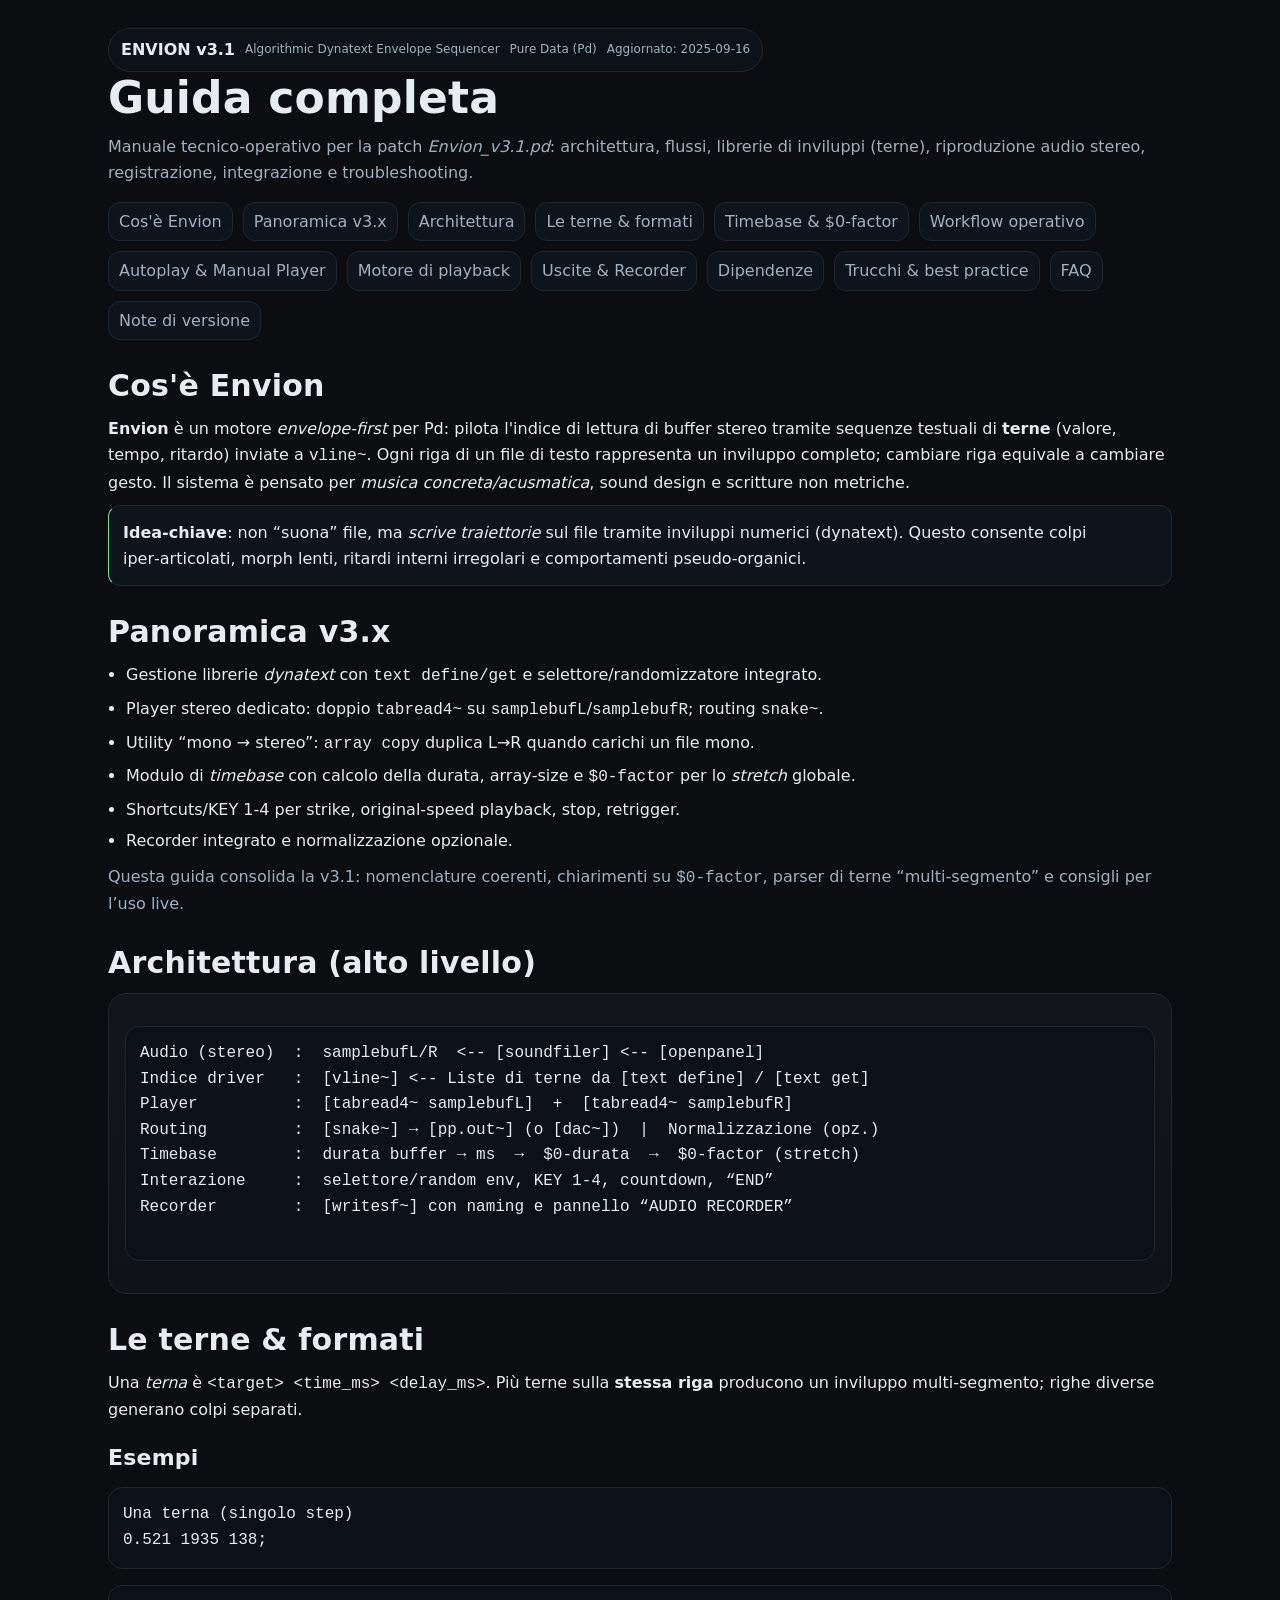
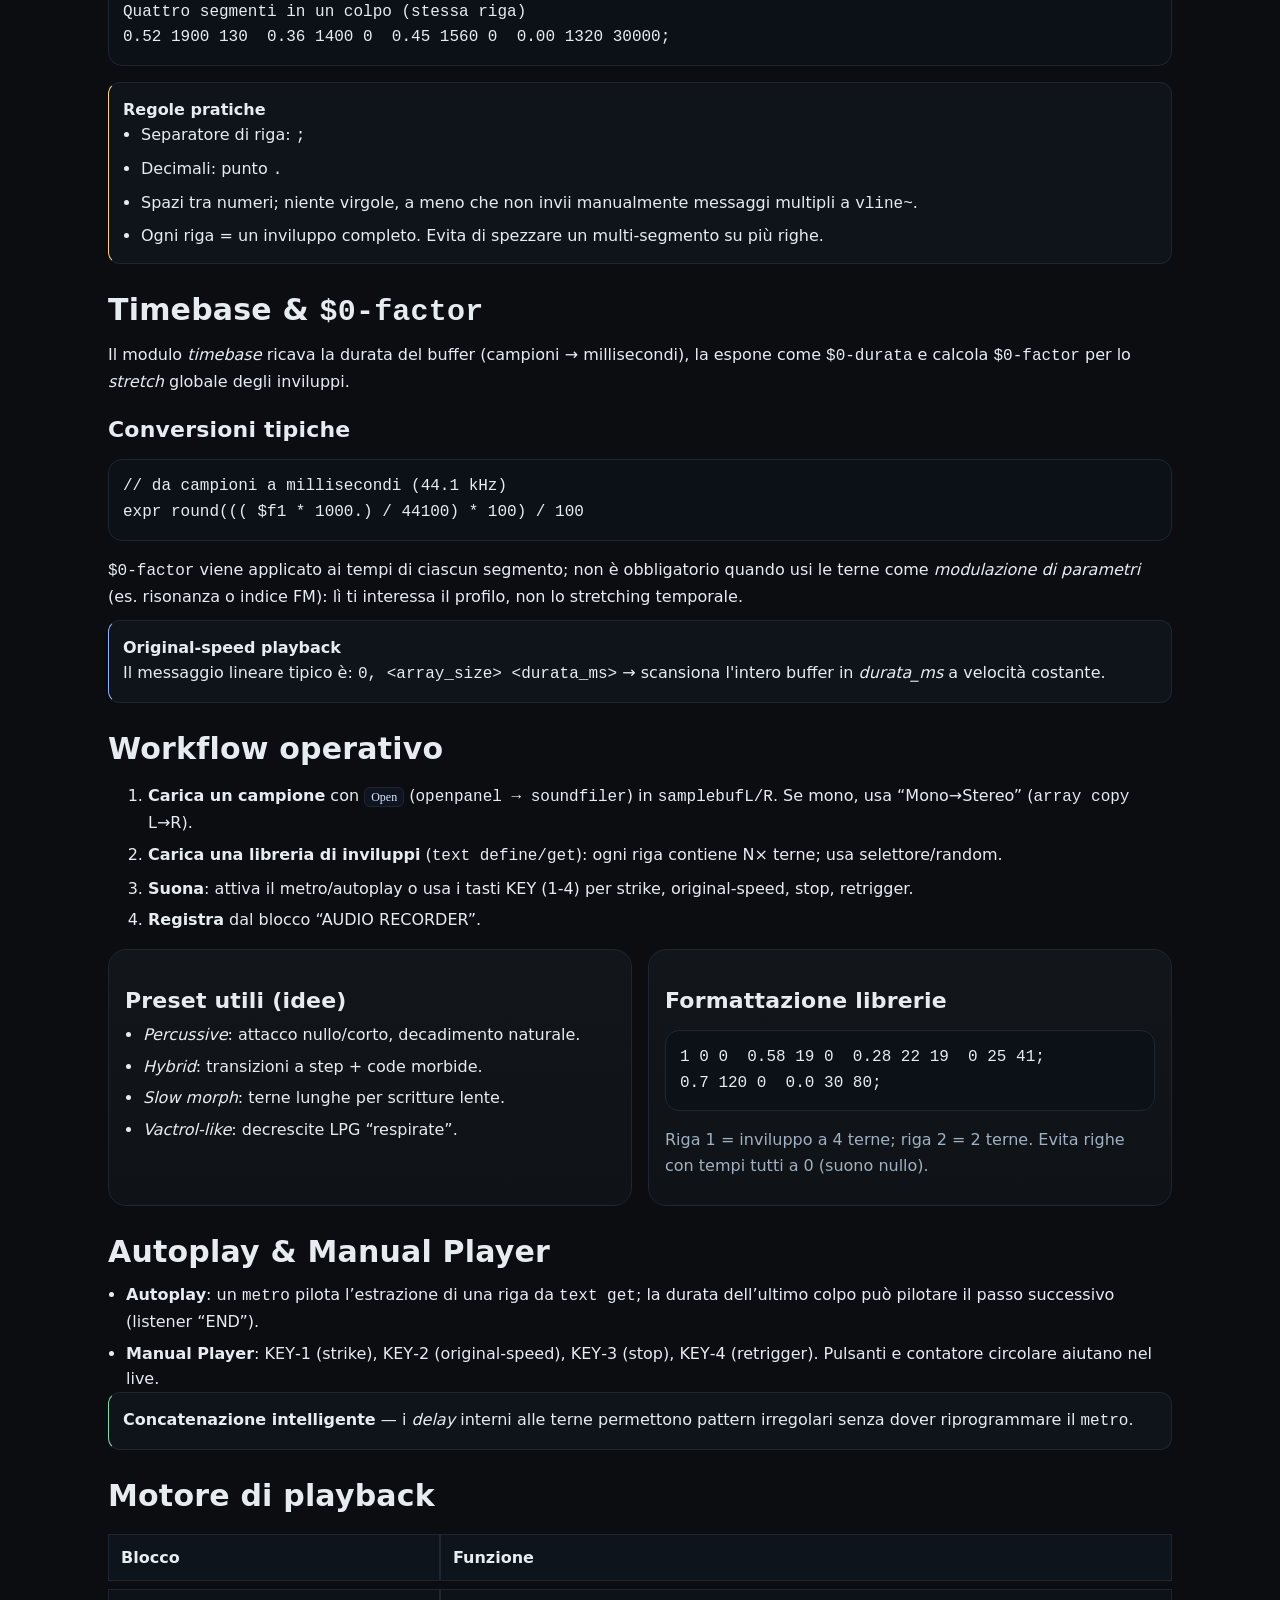
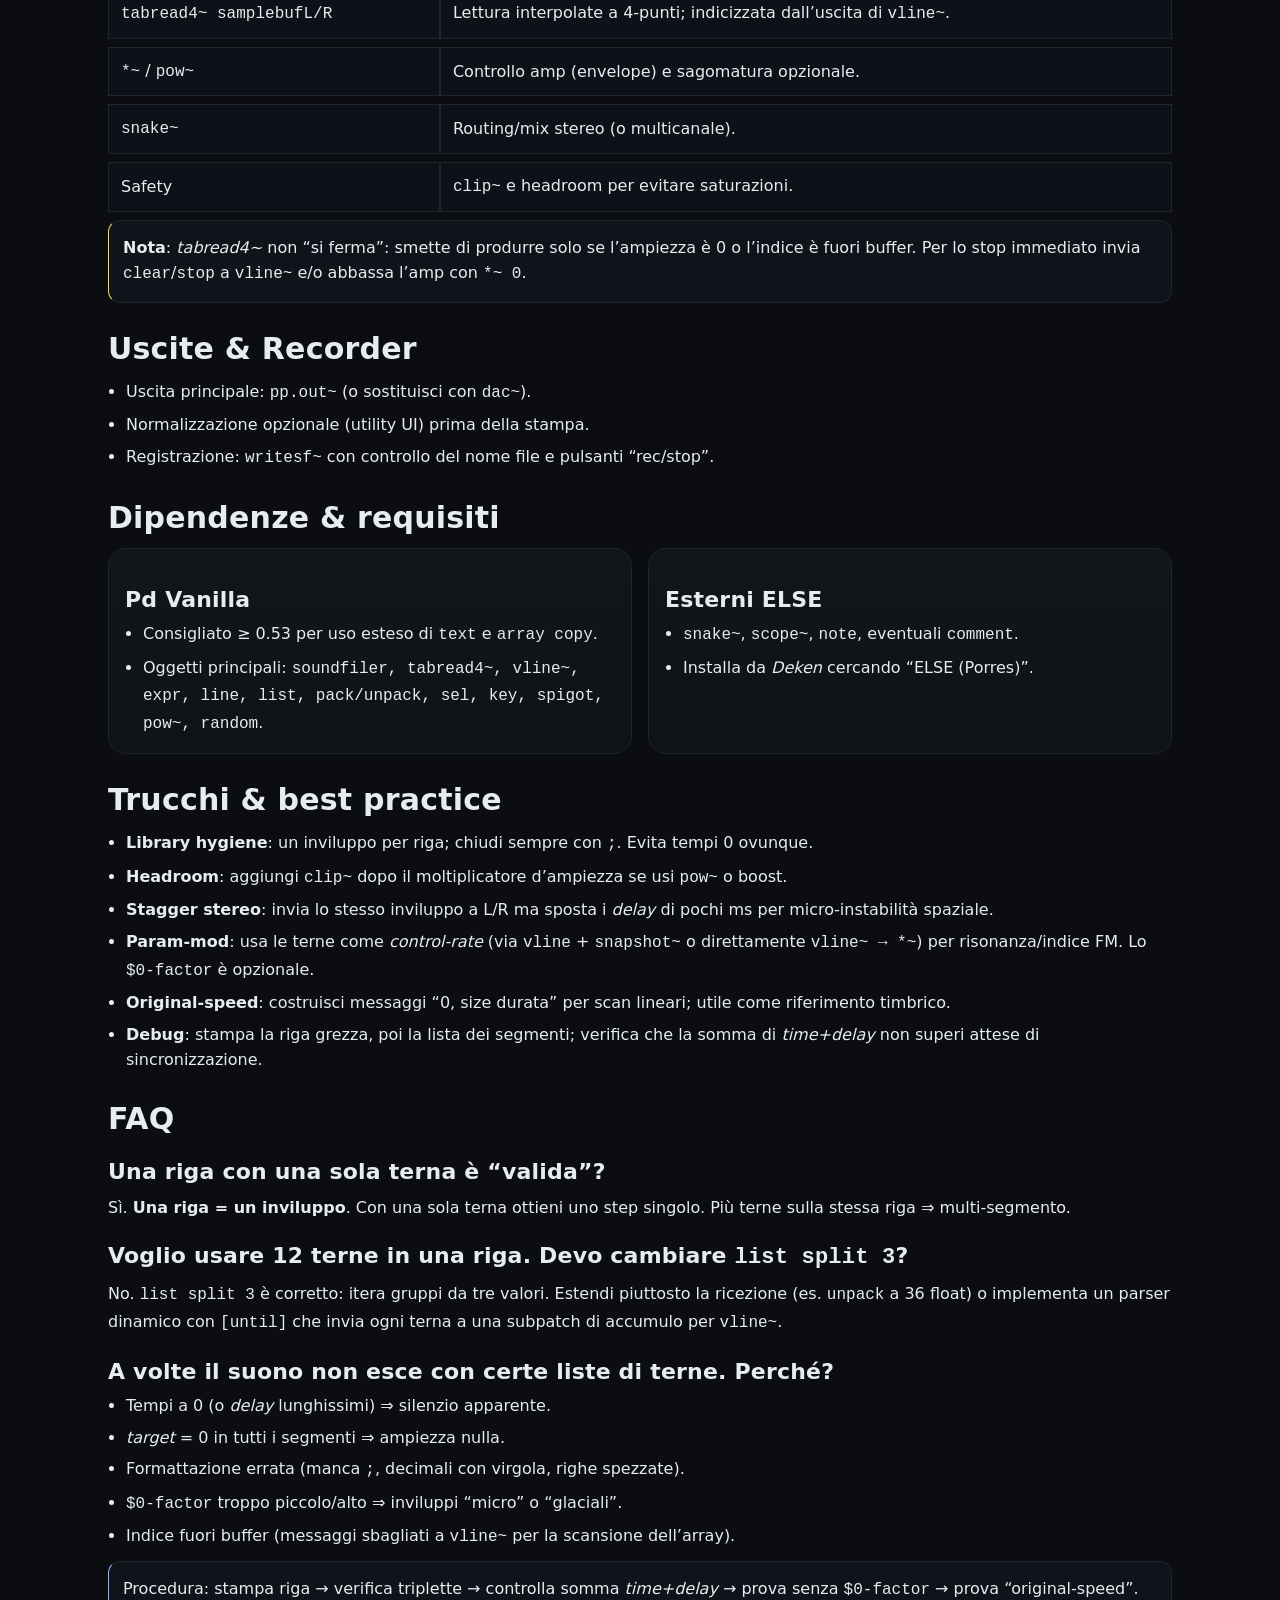
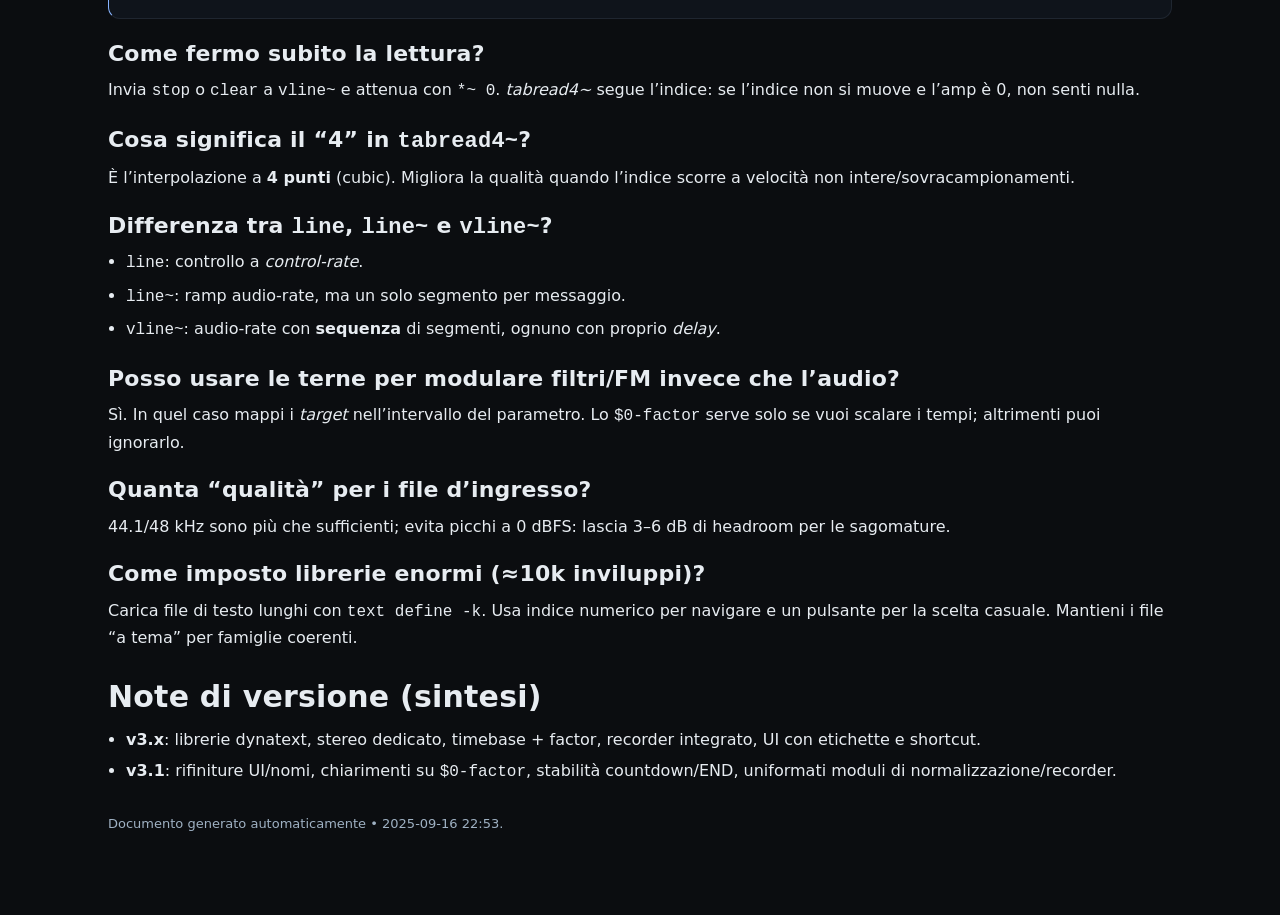
<file: html-guide/ENVION_v3.1_Guida_Completa.html>
<!DOCTYPE html>
<html lang="it">
<head>
<meta charset="utf-8" />
<meta name="viewport" content="width=device-width, initial-scale=1" />
<title>ENVION v3.1 — Guida completa (Pure Data)</title>
<style>
  :root{
    --bg:#0b0d10; --fg:#e7ecf1; --muted:#9fb1c3; --accent:#88b4ff; --accent2:#7bdba6;
    --card:#12151a; --card2:#0f1317; --border:#1f2630; --code:#0b1116; --note:#0f141b;
    --warn:#ffd166; --danger:#ff6b6b;
  }
  *{box-sizing:border-box}
  html,body{margin:0;padding:0;background:var(--bg);color:var(--fg);font:16px/1.6 system-ui,-apple-system,Segoe UI,Roboto,Inter,"Helvetica Neue",Arial}
  main{max-width:1100px;margin:28px auto 80px;padding:0 18px}
  h1,h2,h3,h4{line-height:1.2;letter-spacing:.2px}
  h1{font-size:clamp(28px,3.6vw,44px);margin:0 0 6px}
  h2{font-size:clamp(22px,2.6vw,30px);margin:28px 0 12px}
  h3{font-size:clamp(18px,2.2vw,22px);margin:22px 0 8px}
  p{margin:10px 0}
  a{color:var(--accent)}
  code,pre,kbd{font-family:ui-monospace,SFMono-Regular,Menlo,Consolas,"Liberation Mono",monospace}
  pre{background:var(--code);border:1px solid var(--border);border-radius:14px;padding:14px;overflow:auto}
  kbd{font:12px ui-monospace,Menlo,Consolas;background:#0e1520;border:1px solid var(--border);border-radius:6px;padding:2px 6px;color:#d9e7ff}
  .sub{color:var(--muted)}
  .pill{display:inline-flex;gap:10px;align-items:center;padding:8px 12px;border:1px solid var(--border);border-radius:999px;background:#0d1219}
  .tag{font-size:12px;color:var(--muted)}
  .callout{border-left:3px solid var(--accent);background:var(--note);border:1px solid var(--border);border-left-color:var(--accent);padding:14px;border-radius:12px}
  .callout.ok{border-left-color:var(--accent2)}
  .callout.warn{border-left-color:var(--warn)}
  .callout.danger{border-left-color:var(--danger)}
  .grid{display:grid;gap:16px}
  .grid-2{grid-template-columns:1fr}
  @media(min-width:900px){.grid-2{grid-template-columns:1fr 1fr}}
  .card{background:linear-gradient(180deg,var(--card),var(--card2));border:1px solid var(--border);border-radius:18px;padding:16px 16px}
  .toc{display:flex;flex-wrap:wrap;gap:10px;margin:16px 0 8px}
  .toc a{display:inline-block;padding:6px 10px;border:1px solid var(--border);border-radius:12px;background:#0e141c;text-decoration:none;color:var(--muted)}
  .toc a:hover{color:var(--fg)}
  ul.list{margin:0;padding-left:18px}
  li+li{margin-top:6px}
  hr{border:none;border-top:1px solid var(--border);margin:26px 0}
  table{width:100%;border-collapse:separate;border-spacing:0 8px}
  th,td{text-align:left;padding:10px 12px;border:1px solid var(--border)}
  th{background:#0e141c}
  td{background:#0d1219}
  .foot{margin-top:28px;color:var(--muted);font-size:13px}
</style>
</head>
<body>
<main>
  <div class="pill">
    <strong>ENVION v3.1</strong> <span class="tag">Algorithmic Dynatext Envelope Sequencer</span>
    <span class="tag">Pure Data (Pd)</span> <span class="tag">Aggiornato: 2025-09-16</span>
  </div>
  <h1>Guida completa</h1>
  <p class="sub">Manuale tecnico‑operativo per la patch <em>Envion_v3.1.pd</em>: architettura, flussi, librerie di inviluppi (terne), riproduzione audio stereo, registrazione, integrazione e troubleshooting.</p>

  <nav class="toc">
    <a href="#intro">Cos'è Envion</a>
    <a href="#novita">Panoramica v3.x</a>
    <a href="#arch">Architettura</a>
    <a href="#ternes">Le terne &amp; formati</a>
    <a href="#timebase">Timebase &amp; $0-factor</a>
    <a href="#workflow">Workflow operativo</a>
    <a href="#autoplay">Autoplay &amp; Manual Player</a>
    <a href="#playback">Motore di playback</a>
    <a href="#rec">Uscite &amp; Recorder</a>
    <a href="#deps">Dipendenze</a>
    <a href="#tips">Trucchi &amp; best practice</a>
    <a href="#faq">FAQ</a>
    <a href="#changelog">Note di versione</a>
  </nav>

  <section id="intro">
    <h2>Cos'è Envion</h2>
    <p><strong>Envion</strong> è un motore <em>envelope‑first</em> per Pd: pilota l'indice di lettura di buffer stereo tramite sequenze testuali di <strong>terne</strong> (valore, tempo, ritardo) inviate a <code>vline~</code>. Ogni riga di un file di testo rappresenta un inviluppo completo; cambiare riga equivale a cambiare gesto. Il sistema
    è pensato per <em>musica concreta/acusmatica</em>, sound design e scritture non metriche.</p>
    <div class="callout ok">
      <strong>Idea‑chiave</strong>: non “suona” file, ma <em>scrive traiettorie</em> sul file tramite inviluppi numerici (dynatext). Questo consente colpi iper‑articolati, morph lenti, ritardi interni irregolari e comportamenti pseudo‑organici.
    </div>
  </section>

  <section id="novita">
    <h2>Panoramica v3.x</h2>
    <ul class="list">
      <li>Gestione librerie <em>dynatext</em> con <code>text define/get</code> e selettore/randomizzatore integrato.</li>
      <li>Player stereo dedicato: doppio <code>tabread4~</code> su <code>samplebufL</code>/<code>samplebufR</code>; routing <code>snake~</code>.</li>
      <li>Utility “mono → stereo”: <code>array copy</code> duplica L→R quando carichi un file mono.</li>
      <li>Modulo di <em>timebase</em> con calcolo della durata, array‑size e <code>$0-factor</code> per lo <em>stretch</em> globale.</li>
      <li>Shortcuts/KEY 1‑4 per strike, original‑speed playback, stop, retrigger.</li>
      <li>Recorder integrato e normalizzazione opzionale.</li>
    </ul>
    <p class="sub">Questa guida consolida la v3.1: nomenclature coerenti, chiarimenti su <code>$0-factor</code>, parser di terne “multi‑segmento” e consigli per l’uso live.</p>
  </section>

  <section id="arch">
    <h2>Architettura (alto livello)</h2>
    <div class="card">
      <pre><code>Audio (stereo)  :  samplebufL/R  &lt;-- [soundfiler] &lt;-- [openpanel]
Indice driver   :  [vline~] &lt;-- Liste di terne da [text define] / [text get]
Player          :  [tabread4~ samplebufL]  +  [tabread4~ samplebufR]
Routing         :  [snake~] → [pp.out~] (o [dac~])  |  Normalizzazione (opz.)
Timebase        :  durata buffer → ms  →  $0-durata  →  $0-factor (stretch)
Interazione     :  selettore/random env, KEY 1‑4, countdown, “END”
Recorder        :  [writesf~] con naming e pannello “AUDIO RECORDER”
      </code></pre>
    </div>
  </section>

  <section id="ternes">
    <h2>Le terne &amp; formati</h2>
    <p>Una <em>terna</em> è <code>&lt;target&gt; &lt;time_ms&gt; &lt;delay_ms&gt;</code>. Più terne sulla <strong>stessa riga</strong> producono un inviluppo multi‑segmento; righe diverse generano colpi separati.</p>
    <h3>Esempi</h3>
    <pre><code>Una terna (singolo step)
0.521 1935 138;</code></pre>
    <pre><code>Quattro segmenti in un colpo (stessa riga)
0.52 1900 130  0.36 1400 0  0.45 1560 0  0.00 1320 30000;</code></pre>
    <div class="callout warn">
      <strong>Regole pratiche</strong>
      <ul class="list">
        <li>Separatore di riga: <code>;</code></li>
        <li>Decimali: punto <code>.</code></li>
        <li>Spazi tra numeri; niente virgole, a meno che non invii manualmente messaggi multipli a <code>vline~</code>.</li>
        <li>Ogni riga = un inviluppo completo. Evita di spezzare un multi‑segmento su più righe.</li>
      </ul>
    </div>
  </section>

  <section id="timebase">
    <h2>Timebase &amp; <code>$0-factor</code></h2>
    <p>Il modulo <em>timebase</em> ricava la durata del buffer (campioni → millisecondi), la espone come <code>$0-durata</code> e calcola <code>$0-factor</code> per lo <em>stretch</em> globale degli inviluppi.</p>
    <h3>Conversioni tipiche</h3>
    <pre><code>// da campioni a millisecondi (44.1 kHz)
expr round((( $f1 * 1000.) / 44100) * 100) / 100</code></pre>
    <p><code>$0-factor</code> viene applicato ai tempi di ciascun segmento; non è obbligatorio quando usi le terne come <em>modulazione di parametri</em> (es. risonanza o indice FM): lì ti interessa il profilo, non lo stretching temporale.</p>
    <div class="callout">
      <strong>Original-speed playback</strong><br/>
      Il messaggio lineare tipico è: <code>0, &lt;array_size&gt; &lt;durata_ms&gt;</code> → scansiona l'intero buffer in <em>durata_ms</em> a velocità costante.
    </div>
  </section>

  <section id="workflow">
    <h2>Workflow operativo</h2>
    <ol class="list">
      <li><strong>Carica un campione</strong> con <kbd>Open</kbd> (<code>openpanel → soundfiler</code>) in <code>samplebufL/R</code>. Se mono, usa “Mono→Stereo” (<code>array copy</code> L→R).</li>
      <li><strong>Carica una libreria di inviluppi</strong> (<code>text define/get</code>): ogni riga contiene N× terne; usa selettore/random.</li>
      <li><strong>Suona</strong>: attiva il metro/autoplay o usa i tasti KEY (1‑4) per strike, original‑speed, stop, retrigger.</li>
      <li><strong>Registra</strong> dal blocco “AUDIO RECORDER”.</li>
    </ol>
    <div class="grid grid-2">
      <div class="card">
        <h3>Preset utili (idee)</h3>
        <ul class="list">
          <li><em>Percussive</em>: attacco nullo/corto, decadimento naturale.</li>
          <li><em>Hybrid</em>: transizioni a step + code morbide.</li>
          <li><em>Slow morph</em>: terne lunghe per scritture lente.</li>
          <li><em>Vactrol‑like</em>: decrescite LPG “respirate”.</li>
        </ul>
      </div>
      <div class="card">
        <h3>Formattazione librerie</h3>
        <pre><code>1 0 0  0.58 19 0  0.28 22 19  0 25 41;
0.7 120 0  0.0 30 80;</code></pre>
        <p class="sub">Riga 1 = inviluppo a 4 terne; riga 2 = 2 terne. Evita righe con tempi tutti a 0 (suono nullo).</p>
      </div>
    </div>
  </section>

  <section id="autoplay">
    <h2>Autoplay &amp; Manual Player</h2>
    <ul class="list">
      <li><strong>Autoplay</strong>: un <code>metro</code> pilota l’estrazione di una riga da <code>text get</code>; la durata dell’ultimo colpo può pilotare il passo successivo (listener “END”).</li>
      <li><strong>Manual Player</strong>: KEY‑1 (strike), KEY‑2 (original‑speed), KEY‑3 (stop), KEY‑4 (retrigger). Pulsanti e contatore circolare aiutano nel live.</li>
    </ul>
    <div class="callout ok">
      <strong>Concatenazione intelligente</strong> — i <em>delay</em> interni alle terne permettono pattern irregolari senza dover riprogrammare il <code>metro</code>.
    </div>
  </section>

  <section id="playback">
    <h2>Motore di playback</h2>
    <table>
      <thead><tr><th>Blocco</th><th>Funzione</th></tr></thead>
      <tbody>
        <tr><td><code>tabread4~ samplebufL/R</code></td><td>Lettura interpolate a 4‑punti; indicizzata dall’uscita di <code>vline~</code>.</td></tr>
        <tr><td><code>*~</code> / <code>pow~</code></td><td>Controllo amp (envelope) e sagomatura opzionale.</td></tr>
        <tr><td><code>snake~</code></td><td>Routing/mix stereo (o multicanale).</td></tr>
        <tr><td>Safety</td><td><code>clip~</code> e headroom per evitare saturazioni.</td></tr>
      </tbody>
    </table>
    <div class="callout warn">
      <strong>Nota</strong>: <em>tabread4~</em> non “si ferma”: smette di produrre solo se l’ampiezza è 0 o l’indice è fuori buffer. Per lo stop immediato invia <code>clear</code>/<code>stop</code> a <code>vline~</code> e/o abbassa l’amp con <code>*~ 0</code>.
    </div>
  </section>

  <section id="rec">
    <h2>Uscite &amp; Recorder</h2>
    <ul class="list">
      <li>Uscita principale: <code>pp.out~</code> (o sostituisci con <code>dac~</code>).</li>
      <li>Normalizzazione opzionale (utility UI) prima della stampa.</li>
      <li>Registrazione: <code>writesf~</code> con controllo del nome file e pulsanti “rec/stop”.</li>
    </ul>
  </section>

  <section id="deps">
    <h2>Dipendenze &amp; requisiti</h2>
    <div class="grid grid-2">
      <div class="card">
        <h3>Pd Vanilla</h3>
        <ul class="list">
          <li>Consigliato ≥ 0.53 per uso esteso di <code>text</code> e <code>array copy</code>.</li>
          <li>Oggetti principali: <code>soundfiler, tabread4~, vline~, expr, line, list, pack/unpack, sel, key, spigot, pow~, random</code>.</li>
        </ul>
      </div>
      <div class="card">
        <h3>Esterni ELSE</h3>
        <ul class="list">
          <li><code>snake~</code>, <code>scope~</code>, <code>note</code>, eventuali <code>comment</code>.</li>
          <li>Installa da <em>Deken</em> cercando “ELSE (Porres)”.</li>
        </ul>
      </div>
    </div>
  </section>

  <section id="tips">
    <h2>Trucchi &amp; best practice</h2>
    <ul class="list">
      <li><strong>Library hygiene</strong>: un inviluppo per riga; chiudi sempre con <code>;</code>. Evita tempi 0 ovunque.</li>
      <li><strong>Headroom</strong>: aggiungi <code>clip~</code> dopo il moltiplicatore d’ampiezza se usi <code>pow~</code> o boost.</li>
      <li><strong>Stagger stereo</strong>: invia lo stesso inviluppo a L/R ma sposta i <em>delay</em> di pochi ms per micro‑instabilità spaziale.</li>
      <li><strong>Param‑mod</strong>: usa le terne come <em>control‑rate</em> (via <code>vline</code> + <code>snapshot~</code> o direttamente <code>vline~ → *~</code>) per risonanza/indice FM. Lo <code>$0-factor</code> è opzionale.</li>
      <li><strong>Original‑speed</strong>: costruisci messaggi “0, size durata” per scan lineari; utile come riferimento timbrico.</li>
      <li><strong>Debug</strong>: stampa la riga grezza, poi la lista dei segmenti; verifica che la somma di <em>time+delay</em> non superi attese di sincronizzazione.</li>
    </ul>
  </section>

  <section id="faq">
    <h2>FAQ</h2>

    <h3>Una riga con una sola terna è “valida”?</h3>
    <p>Sì. <strong>Una riga = un inviluppo</strong>. Con una sola terna ottieni uno step singolo. Più terne sulla stessa riga ⇒ multi‑segmento.</p>

    <h3>Voglio usare 12 terne in una riga. Devo cambiare <code>list split 3</code>?</h3>
    <p>No. <code>list split 3</code> è corretto: itera gruppi da tre valori. Estendi piuttosto la ricezione (es. <code>unpack</code> a 36 float) o implementa un parser dinamico con <code>[until]</code> che invia ogni terna a una subpatch di accumulo per <code>vline~</code>.</p>

    <h3>A volte il suono non esce con certe liste di terne. Perché?</h3>
    <ul class="list">
      <li>Tempi a 0 (o <em>delay</em> lunghissimi) ⇒ silenzio apparente.</li>
      <li><em>target</em> = 0 in tutti i segmenti ⇒ ampiezza nulla.</li>
      <li>Formattazione errata (manca <code>;</code>, decimali con virgola, righe spezzate).</li>
      <li><code>$0-factor</code> troppo piccolo/alto ⇒ inviluppi “micro” o “glaciali”.</li>
      <li>Indice fuori buffer (messaggi sbagliati a <code>vline~</code> per la scansione dell’array).</li>
    </ul>
    <p class="callout">Procedura: stampa riga → verifica triplette → controlla somma <em>time+delay</em> → prova senza <code>$0-factor</code> → prova “original‑speed”.</p>

    <h3>Come fermo subito la lettura?</h3>
    <p>Invia <code>stop</code> o <code>clear</code> a <code>vline~</code> e attenua con <code>*~ 0</code>. <em>tabread4~</em> segue l’indice: se l’indice non si muove e l’amp è 0, non senti nulla.</p>

    <h3>Cosa significa il “4” in <code>tabread4~</code>?</h3>
    <p>È l’interpolazione a <strong>4 punti</strong> (cubic). Migliora la qualità quando l’indice scorre a velocità non intere/sovracampionamenti.</p>

    <h3>Differenza tra <code>line</code>, <code>line~</code> e <code>vline~</code>?</h3>
    <ul class="list">
      <li><code>line</code>: controllo a <em>control‑rate</em>.</li>
      <li><code>line~</code>: ramp audio‑rate, ma un solo segmento per messaggio.</li>
      <li><code>vline~</code>: audio‑rate con <strong>sequenza</strong> di segmenti, ognuno con proprio <em>delay</em>.</li>
    </ul>

    <h3>Posso usare le terne per modulare filtri/FM invece che l’audio?</h3>
    <p>Sì. In quel caso mappi i <em>target</em> nell’intervallo del parametro. Lo <code>$0-factor</code> serve solo se vuoi scalare i tempi; altrimenti puoi ignorarlo.</p>

    <h3>Quanta “qualità” per i file d’ingresso?</h3>
    <p>44.1/48 kHz sono più che sufficienti; evita picchi a 0 dBFS: lascia 3–6 dB di headroom per le sagomature.</p>

    <h3>Come imposto librerie enormi (≈10k inviluppi)?</h3>
    <p>Carica file di testo lunghi con <code>text define -k</code>. Usa indice numerico per navigare e un pulsante per la scelta casuale. Mantieni i file “a tema” per famiglie coerenti.</p>
  </section>

  <section id="changelog">
    <h2>Note di versione (sintesi)</h2>
    <ul class="list">
      <li><strong>v3.x</strong>: librerie dynatext, stereo dedicato, timebase + factor, recorder integrato, UI con etichette e shortcut.</li>
      <li><strong>v3.1</strong>: rifiniture UI/nomi, chiarimenti su <code>$0-factor</code>, stabilità countdown/END, uniformati moduli di normalizzazione/recorder.</li>
    </ul>
    <p class="foot">Documento generato automaticamente • 2025-09-16 22:53.</p>
  </section>
</main>
</body>
</html>
</file>
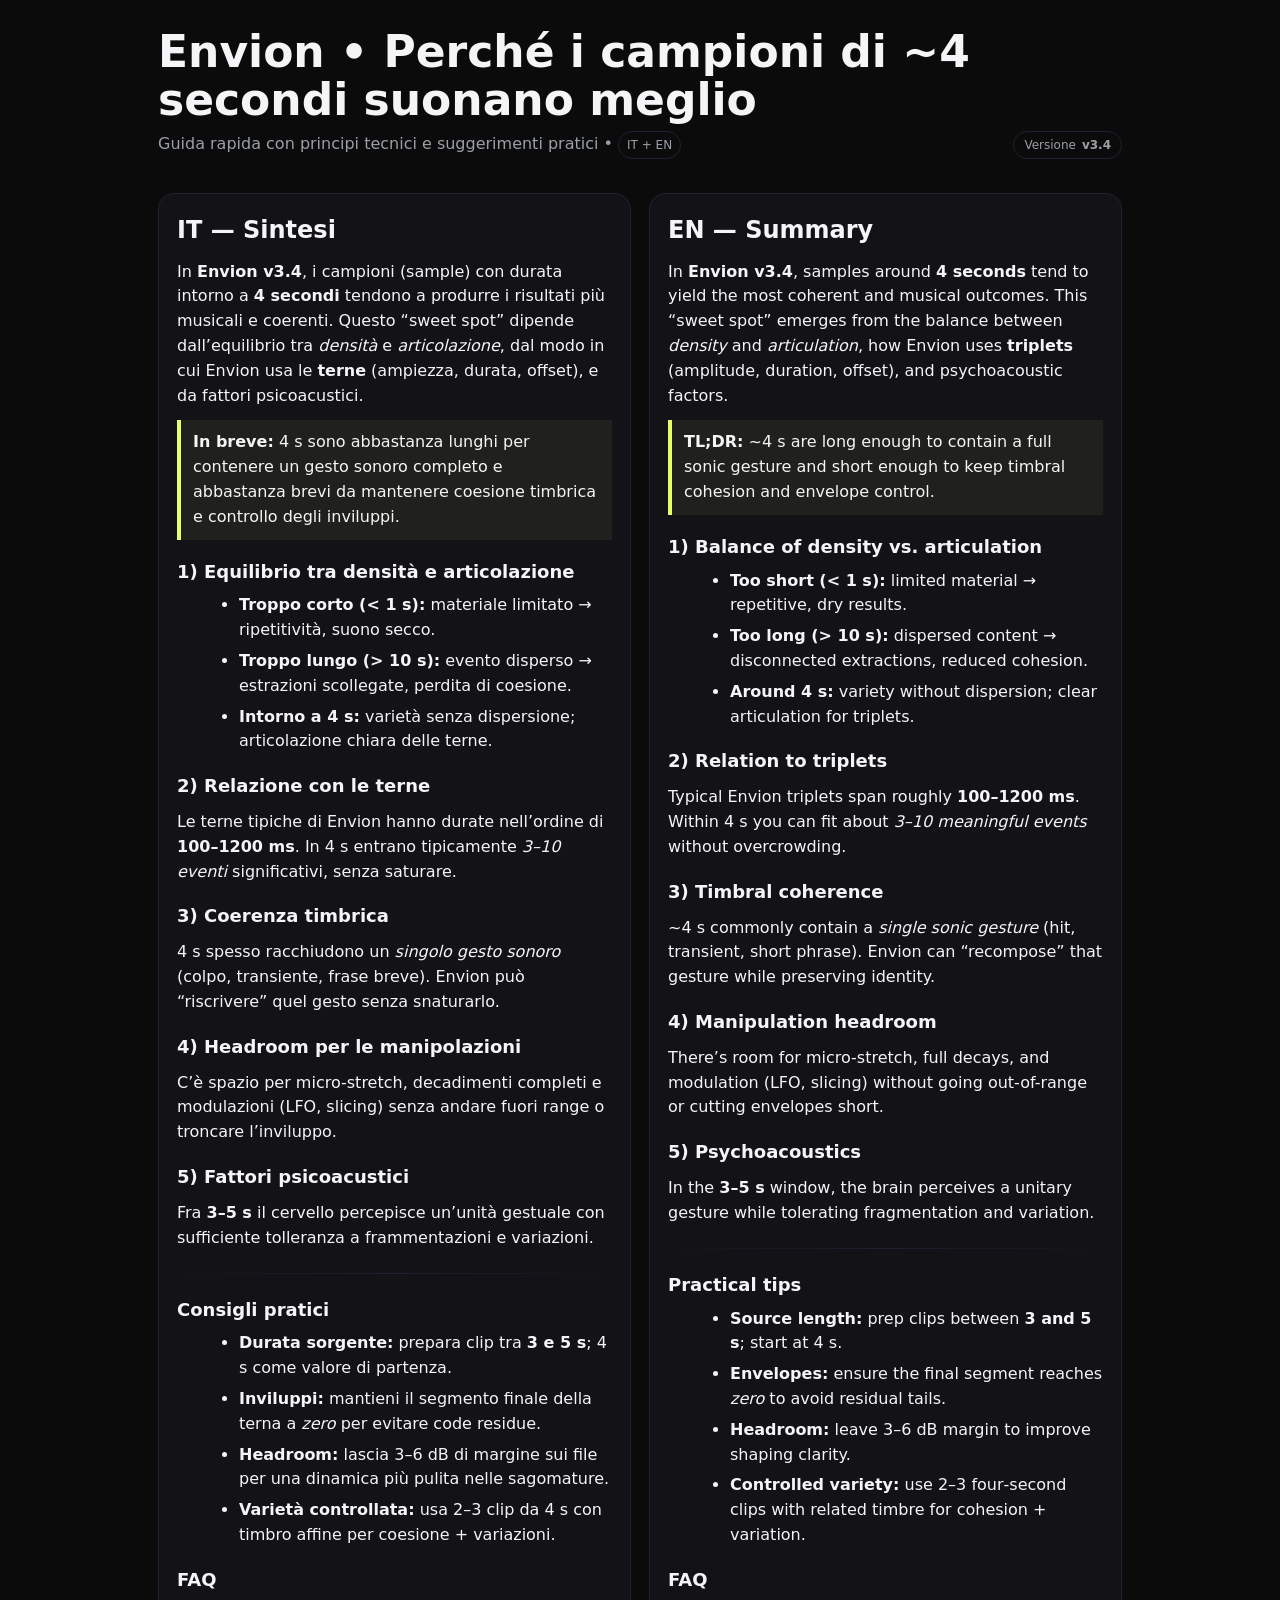
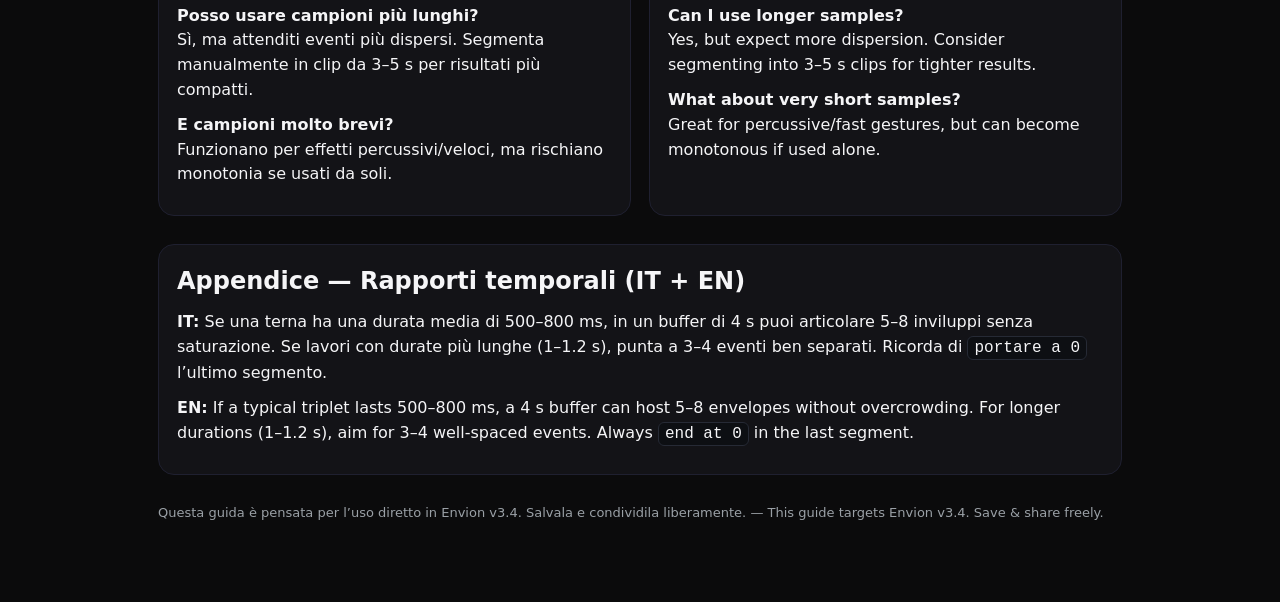
<file: html-guide/envion_why_4s_guide.html>
<!DOCTYPE html>
<html lang="it">
<head>
<meta charset="utf-8" />
<meta name="viewport" content="width=device-width, initial-scale=1" />
<title>Envion – Perché i campioni da ~4 s funzionano meglio (IT + EN)</title>
<style>
  :root{
    --bg:#0b0b0c;
    --fg:#f5f5f7;
    --muted:#9aa0a6;
    --accent:#e6ff6b;
    --card:#131317;
    --rule:#1f2030;
  }
  *{box-sizing:border-box}
  html,body{margin:0;padding:0;background:var(--bg);color:var(--fg);font-family:ui-sans-serif,system-ui,-apple-system,Segoe UI,Roboto,Inter,Helvetica,Arial,"Apple Color Emoji","Segoe UI Emoji";line-height:1.55}
  a{color:var(--accent);text-decoration:none}
  a:hover{text-decoration:underline}
  .wrap{max-width:1000px;margin:0 auto;padding:28px 18px 80px}
  header{display:flex;justify-content:space-between;align-items:flex-end;gap:16px;margin-bottom:20px}
  h1{font-size:clamp(28px,4vw,44px);line-height:1.1;margin:0}
  .meta{color:var(--muted);font-size:14px}
  .card{background:var(--card);border:1px solid var(--rule);border-radius:16px;padding:18px;margin:14px 0}
  h2{font-size:clamp(18px,2.2vw,24px);margin:0 0 10px 0}
  h3{font-size:18px;margin:18px 0 8px}
  p{margin:10px 0}
  ul{margin:8px 0 8px 22px}
  li{margin:6px 0}
  .grid{display:grid;gap:18px}
  @media(min-width:860px){
    .grid.two{grid-template-columns:1fr 1fr}
  }
  .label{display:inline-block;padding:4px 8px;border:1px solid var(--rule);border-radius:999px;font-size:12px;color:var(--muted)}
  .callout{border-left:4px solid var(--accent);padding:10px 12px;margin:12px 0;background:rgba(230,255,107,0.06)}
  .kbd{font-family:ui-monospace,SFMono-Regular,Menlo,Monaco,Consolas,monospace;background:#0d0f13;border:1px solid #262a35;border-radius:6px;padding:2px 6px}
  .footer{color:var(--muted);font-size:13px;margin-top:28px}
  .subtitle{color:var(--muted);margin-top:6px}
  .pill{display:inline-flex;align-items:center;gap:6px;padding:4px 10px;border:1px solid var(--rule);border-radius:999px;font-size:12px;color:var(--muted)}
  .hr{height:1px;background:linear-gradient(90deg,transparent, var(--rule), transparent);margin:22px 0}
</style>
</head>
<body>
  <div class="wrap">
    <header>
      <div>
        <h1>Envion • Perché i campioni di ~4 secondi suonano meglio</h1>
        <div class="subtitle">Guida rapida con principi tecnici e suggerimenti pratici • <span class="label">IT + EN</span></div>
      </div>
      <div class="pill"><span>Versione</span><strong>v3.4</strong></div>
    </header>

    <div class="grid two">
      <section class="card">
        <h2>IT — Sintesi</h2>
        <p>
          In <strong>Envion v3.4</strong>, i campioni (sample) con durata intorno a <strong>4 secondi</strong> tendono a produrre i risultati più musicali e coerenti.
          Questo “sweet spot” dipende dall’equilibrio tra <em>densità</em> e <em>articolazione</em>, dal modo in cui Envion usa le <strong>terne</strong> (ampiezza, durata, offset), e da fattori psicoacustici.
        </p>
        <div class="callout">
          <strong>In breve:</strong> 4 s sono abbastanza lunghi per contenere un gesto sonoro completo e abbastanza brevi da mantenere coesione timbrica e controllo degli inviluppi.
        </div>

        <h3>1) Equilibrio tra densità e articolazione</h3>
        <ul>
          <li><strong>Troppo corto (&lt; 1 s):</strong> materiale limitato → ripetitività, suono secco.</li>
          <li><strong>Troppo lungo (&gt; 10 s):</strong> evento disperso → estrazioni scollegate, perdita di coesione.</li>
          <li><strong>Intorno a 4 s:</strong> varietà senza dispersione; articolazione chiara delle terne.</li>
        </ul>

        <h3>2) Relazione con le terne</h3>
        <p>
          Le terne tipiche di Envion hanno durate nell’ordine di <strong>100–1200 ms</strong>. In 4 s entrano tipicamente <em>3–10 eventi</em> significativi, senza saturare.
        </p>

        <h3>3) Coerenza timbrica</h3>
        <p>
          4 s spesso racchiudono un <em>singolo gesto sonoro</em> (colpo, transiente, frase breve). Envion può “riscrivere” quel gesto senza snaturarlo.
        </p>

        <h3>4) Headroom per le manipolazioni</h3>
        <p>
          C’è spazio per micro-stretch, decadimenti completi e modulazioni (LFO, slicing) senza andare fuori range o troncare l’inviluppo.
        </p>

        <h3>5) Fattori psicoacustici</h3>
        <p>
          Fra <strong>3–5 s</strong> il cervello percepisce un’unità gestuale con sufficiente tolleranza a frammentazioni e variazioni.
        </p>

        <div class="hr"></div>
        <h3>Consigli pratici</h3>
        <ul>
          <li><strong>Durata sorgente:</strong> prepara clip tra <strong>3 e 5 s</strong>; 4 s come valore di partenza.</li>
          <li><strong>Inviluppi:</strong> mantieni il segmento finale della terna a <em>zero</em> per evitare code residue.</li>
          <li><strong>Headroom:</strong> lascia 3–6 dB di margine sui file per una dinamica più pulita nelle sagomature.</li>
          <li><strong>Varietà controllata:</strong> usa 2–3 clip da 4 s con timbro affine per coesione + variazioni.</li>
        </ul>

        <h3>FAQ</h3>
        <p><strong>Posso usare campioni più lunghi?</strong><br>
        Sì, ma attenditi eventi più dispersi. Segmenta manualmente in clip da 3–5 s per risultati più compatti.</p>
        <p><strong>E campioni molto brevi?</strong><br>
        Funzionano per effetti percussivi/veloci, ma rischiano monotonia se usati da soli.</p>
      </section>

      <section class="card">
        <h2>EN — Summary</h2>
        <p>
          In <strong>Envion v3.4</strong>, samples around <strong>4 seconds</strong> tend to yield the most coherent and musical outcomes.
          This “sweet spot” emerges from the balance between <em>density</em> and <em>articulation</em>, how Envion uses <strong>triplets</strong> (amplitude, duration, offset), and psychoacoustic factors.
        </p>
        <div class="callout">
          <strong>TL;DR:</strong> ~4 s are long enough to contain a full sonic gesture and short enough to keep timbral cohesion and envelope control.
        </div>

        <h3>1) Balance of density vs. articulation</h3>
        <ul>
          <li><strong>Too short (&lt; 1 s):</strong> limited material → repetitive, dry results.</li>
          <li><strong>Too long (&gt; 10 s):</strong> dispersed content → disconnected extractions, reduced cohesion.</li>
          <li><strong>Around 4 s:</strong> variety without dispersion; clear articulation for triplets.</li>
        </ul>

        <h3>2) Relation to triplets</h3>
        <p>
          Typical Envion triplets span roughly <strong>100–1200 ms</strong>. Within 4 s you can fit about <em>3–10 meaningful events</em> without overcrowding.
        </p>

        <h3>3) Timbral coherence</h3>
        <p>
          ~4 s commonly contain a <em>single sonic gesture</em> (hit, transient, short phrase). Envion can “recompose” that gesture while preserving identity.
        </p>

        <h3>4) Manipulation headroom</h3>
        <p>
          There’s room for micro-stretch, full decays, and modulation (LFO, slicing) without going out-of-range or cutting envelopes short.
        </p>

        <h3>5) Psychoacoustics</h3>
        <p>
          In the <strong>3–5 s</strong> window, the brain perceives a unitary gesture while tolerating fragmentation and variation.
        </p>

        <div class="hr"></div>
        <h3>Practical tips</h3>
        <ul>
          <li><strong>Source length:</strong> prep clips between <strong>3 and 5 s</strong>; start at 4 s.</li>
          <li><strong>Envelopes:</strong> ensure the final segment reaches <em>zero</em> to avoid residual tails.</li>
          <li><strong>Headroom:</strong> leave 3–6 dB margin to improve shaping clarity.</li>
          <li><strong>Controlled variety:</strong> use 2–3 four‑second clips with related timbre for cohesion + variation.</li>
        </ul>

        <h3>FAQ</h3>
        <p><strong>Can I use longer samples?</strong><br>
        Yes, but expect more dispersion. Consider segmenting into 3–5 s clips for tighter results.</p>
        <p><strong>What about very short samples?</strong><br>
        Great for percussive/fast gestures, but can become monotonous if used alone.</p>
      </section>
    </div>

    <section class="card">
      <h2>Appendice — Rapporti temporali (IT + EN)</h2>
      <p>
        <strong>IT:</strong> Se una terna ha una durata media di 500–800 ms, in un buffer di 4 s puoi articolare 5–8 inviluppi senza saturazione.
        Se lavori con durate più lunghe (1–1.2 s), punta a 3–4 eventi ben separati. Ricorda di <span class="kbd">portare a 0</span> l’ultimo segmento.
      </p>
      <p>
        <strong>EN:</strong> If a typical triplet lasts 500–800 ms, a 4 s buffer can host 5–8 envelopes without overcrowding.
        For longer durations (1–1.2 s), aim for 3–4 well‑spaced events. Always <span class="kbd">end at 0</span> in the last segment.
      </p>
    </section>

    <div class="footer">
      Questa guida è pensata per l’uso diretto in Envion v3.4. Salvala e condividila liberamente. — This guide targets Envion v3.4. Save & share freely.
    </div>
  </div>
</body>
</html>
</file>
